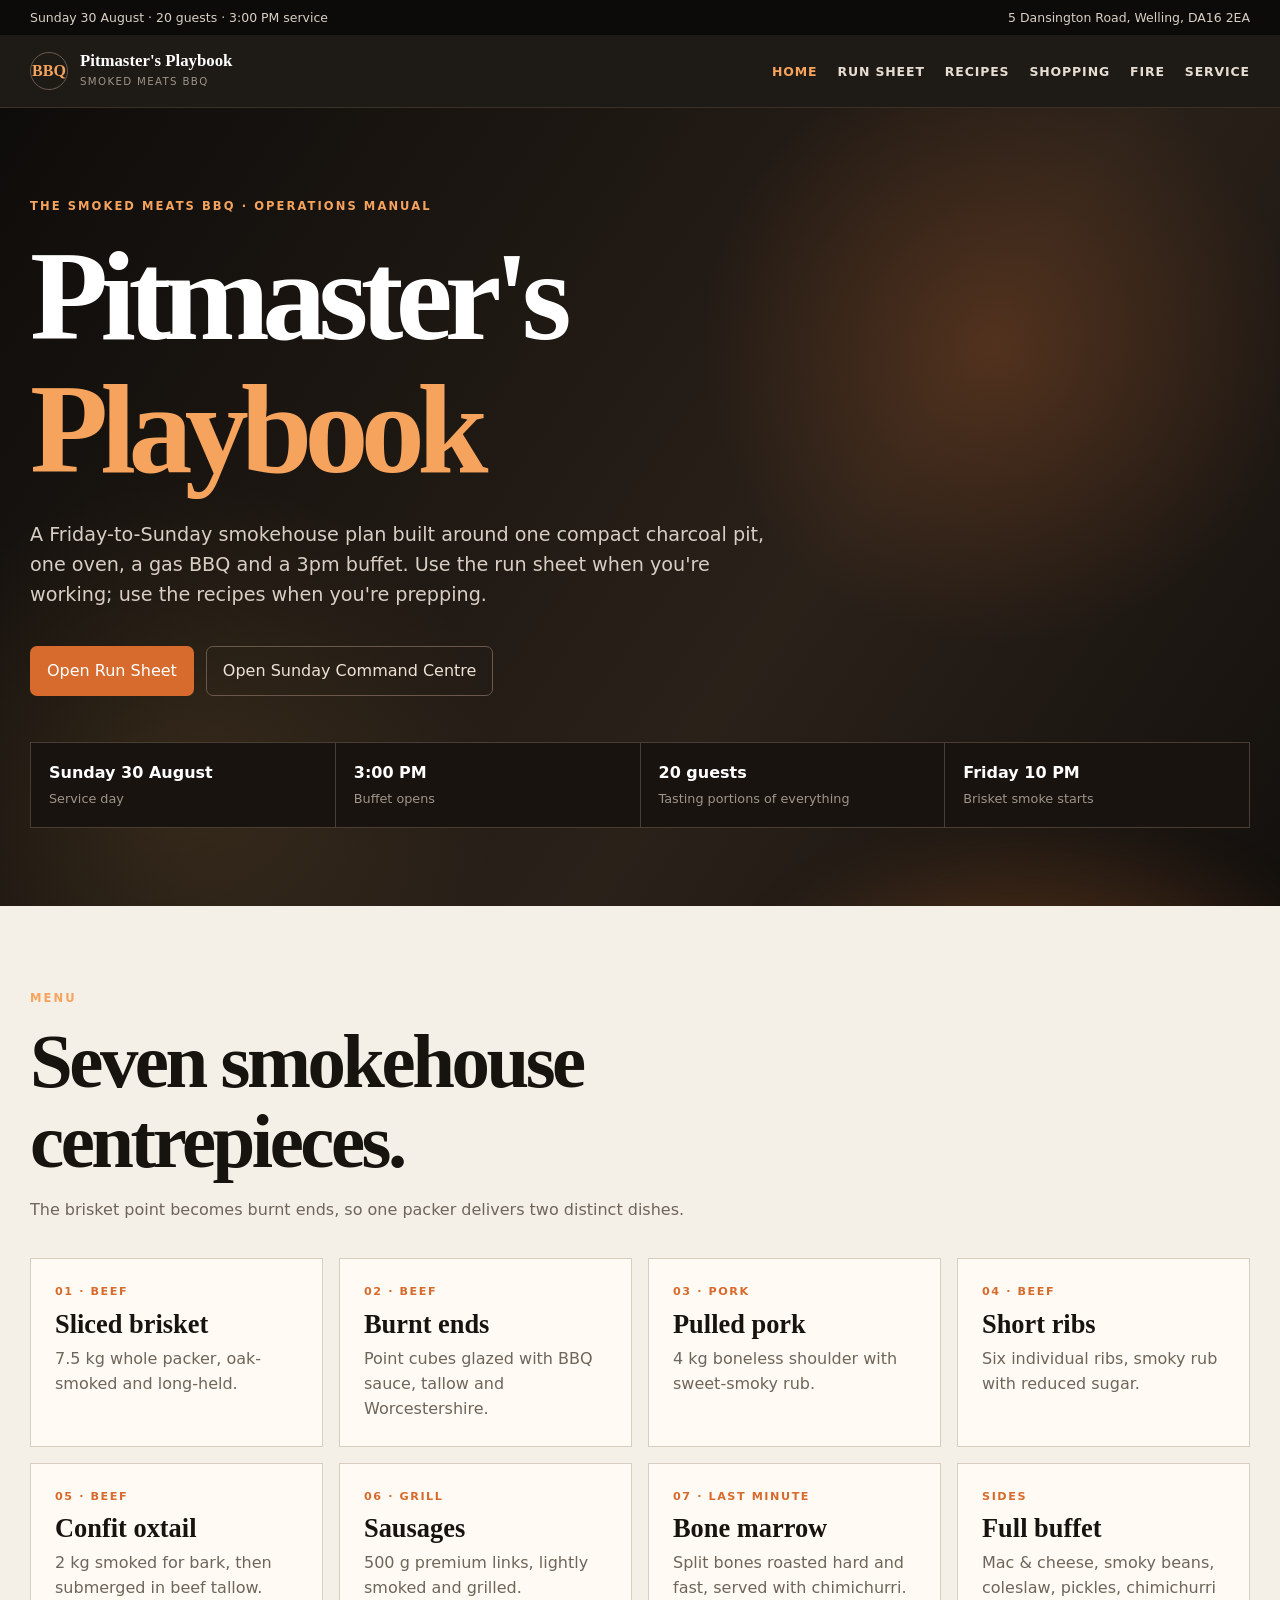
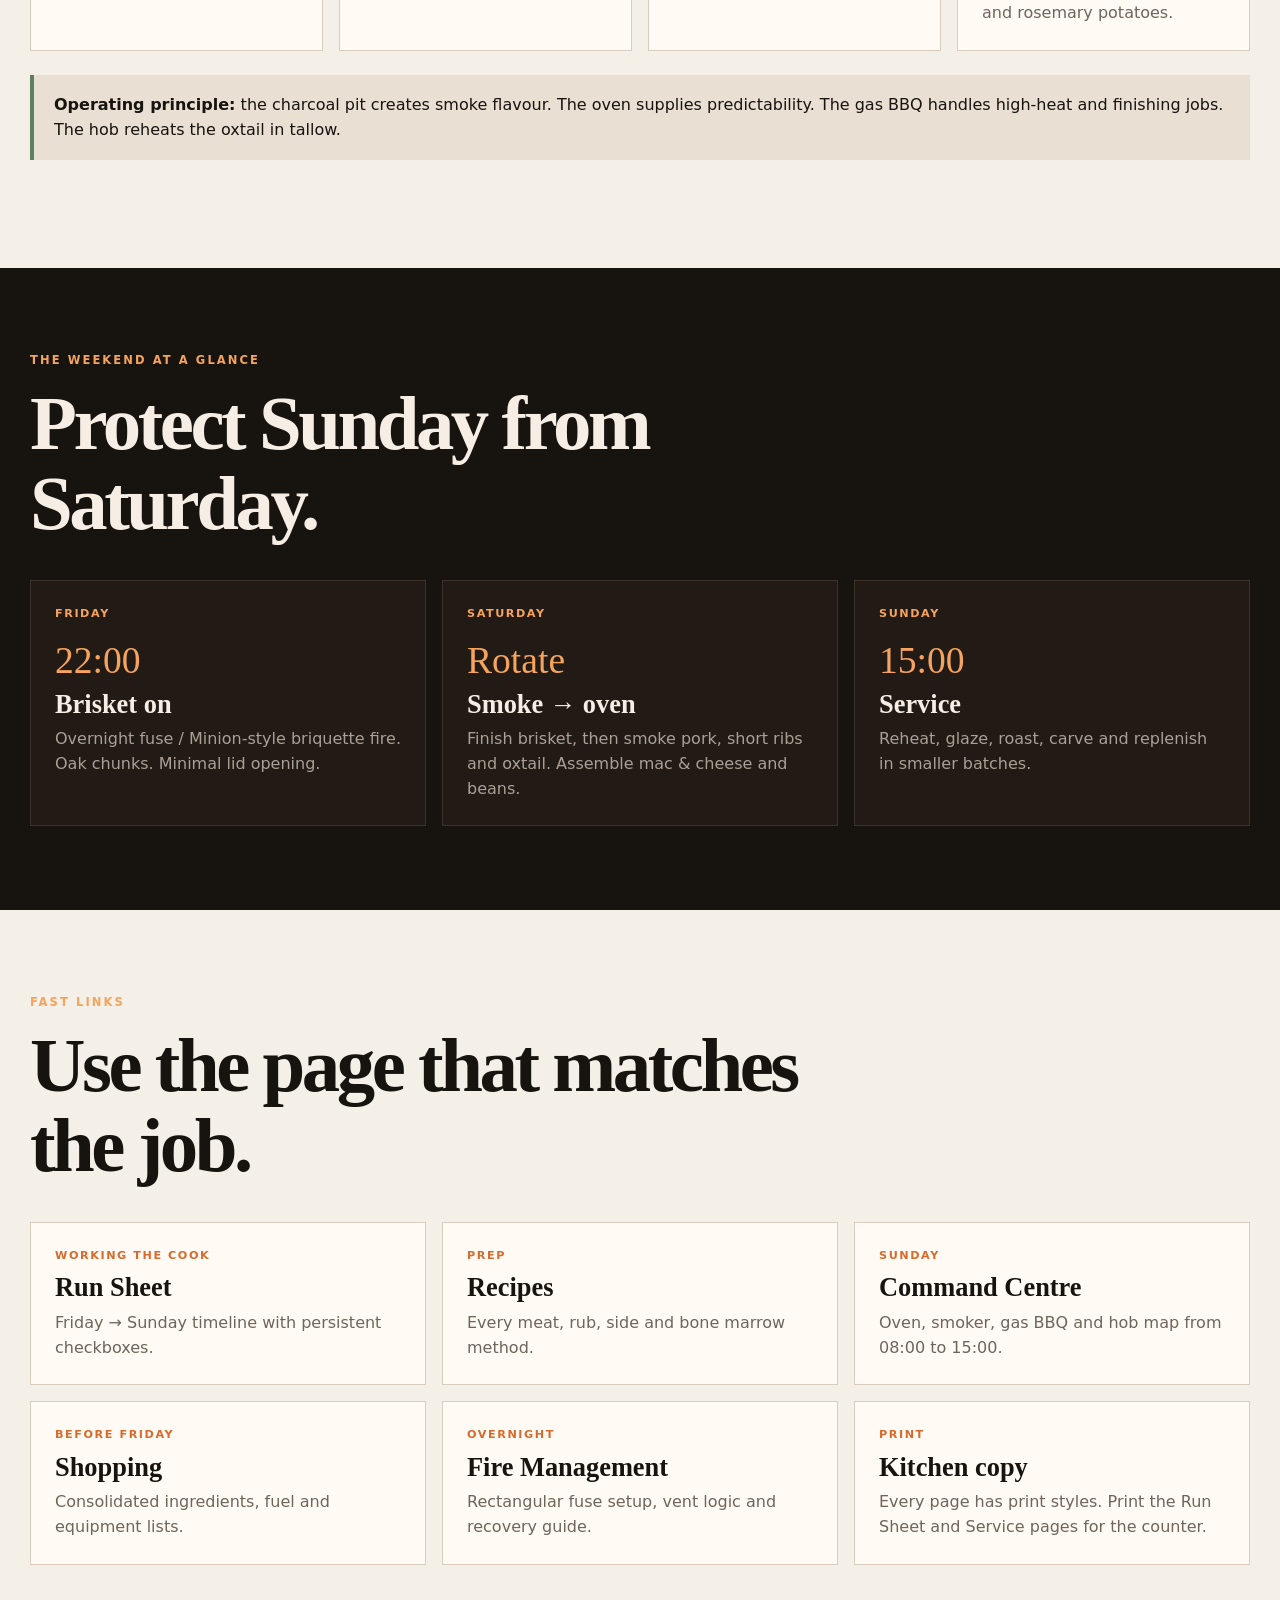
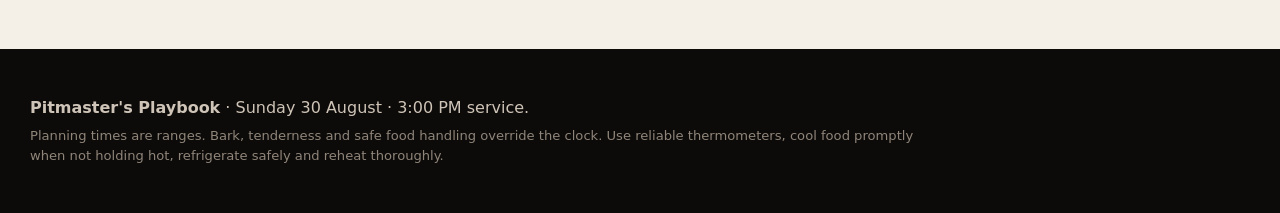
<file: index.html>
<!doctype html><html lang="en"><head><meta charset="utf-8"><meta name="viewport" content="width=device-width,initial-scale=1">
<title>Pitmaster's Playbook</title><meta name="description" content="A professional BBQ operations manual for a 20-person smoked meats event."><link rel="stylesheet" href="styles.css"></head><body>

<div class="topbar"><div class="wrap"><span>Sunday 30 August · 20 guests · 3:00 PM service</span><span>5 Dansington Road, Welling, DA16 2EA</span></div></div>
<header class="site-header"><div class="wrap header-inner">
<a class="brand" href="index.html"><span class="brand-mark">BBQ</span><span><strong>Pitmaster's Playbook</strong><small>SMOKED MEATS BBQ</small></span></a>
<nav class="nav"><a class="active" href="index.html">Home</a><a class="" href="run-sheet.html">Run Sheet</a><a class="" href="recipes.html">Recipes</a><a class="" href="shopping.html">Shopping</a><a class="" href="fire.html">Fire</a><a class="" href="service.html">Service</a></nav>
</div></header>

<section class="hero"><div class="wrap hero-inner">
<p class="eyebrow">THE SMOKED MEATS BBQ · OPERATIONS MANUAL</p>
<h1>Pitmaster's <span>Playbook</span></h1>
<p class="lede">A Friday-to-Sunday smokehouse plan built around one compact charcoal pit, one oven, a gas BBQ and a 3pm buffet. Use the run sheet when you're working; use the recipes when you're prepping.</p>
<div class="hero-actions"><a class="btn btn-primary" href="run-sheet.html">Open Run Sheet</a><a class="btn btn-secondary" href="service.html">Open Sunday Command Centre</a></div>
<div class="event-strip"><div><strong>Sunday 30 August</strong><span>Service day</span></div><div><strong>3:00 PM</strong><span>Buffet opens</span></div><div><strong>20 guests</strong><span>Tasting portions of everything</span></div><div><strong>Friday 10 PM</strong><span>Brisket smoke starts</span></div></div>
</div></section>

<section class="section"><div class="wrap">
<div class="section-head"><p class="eyebrow">MENU</p><h2>Seven smokehouse centrepieces.</h2><p>The brisket point becomes burnt ends, so one packer delivers two distinct dishes.</p></div>
<div class="grid grid-4">
<div class="card"><div class="kicker">01 · Beef</div><h3>Sliced brisket</h3><p>7.5 kg whole packer, oak-smoked and long-held.</p></div>
<div class="card"><div class="kicker">02 · Beef</div><h3>Burnt ends</h3><p>Point cubes glazed with BBQ sauce, tallow and Worcestershire.</p></div>
<div class="card"><div class="kicker">03 · Pork</div><h3>Pulled pork</h3><p>4 kg boneless shoulder with sweet-smoky rub.</p></div>
<div class="card"><div class="kicker">04 · Beef</div><h3>Short ribs</h3><p>Six individual ribs, smoky rub with reduced sugar.</p></div>
<div class="card"><div class="kicker">05 · Beef</div><h3>Confit oxtail</h3><p>2 kg smoked for bark, then submerged in beef tallow.</p></div>
<div class="card"><div class="kicker">06 · Grill</div><h3>Sausages</h3><p>500 g premium links, lightly smoked and grilled.</p></div>
<div class="card"><div class="kicker">07 · Last minute</div><h3>Bone marrow</h3><p>Split bones roasted hard and fast, served with chimichurri.</p></div>
<div class="card"><div class="kicker">Sides</div><h3>Full buffet</h3><p>Mac & cheese, smoky beans, coleslaw, pickles, chimichurri and rosemary potatoes.</p></div>
</div>
<div class="callout good"><strong>Operating principle:</strong> the charcoal pit creates smoke flavour. The oven supplies predictability. The gas BBQ handles high-heat and finishing jobs. The hob reheats the oxtail in tallow.</div>
</div></section>

<section class="section dark"><div class="wrap">
<div class="section-head"><p class="eyebrow">THE WEEKEND AT A GLANCE</p><h2>Protect Sunday from Saturday.</h2></div>
<div class="grid grid-3">
<div class="card"><div class="kicker">Friday</div><div class="stat">22:00</div><h3>Brisket on</h3><p>Overnight fuse / Minion-style briquette fire. Oak chunks. Minimal lid opening.</p></div>
<div class="card"><div class="kicker">Saturday</div><div class="stat">Rotate</div><h3>Smoke → oven</h3><p>Finish brisket, then smoke pork, short ribs and oxtail. Assemble mac & cheese and beans.</p></div>
<div class="card"><div class="kicker">Sunday</div><div class="stat">15:00</div><h3>Service</h3><p>Reheat, glaze, roast, carve and replenish in smaller batches.</p></div>
</div>
</div></section>

<section class="section"><div class="wrap">
<div class="section-head"><p class="eyebrow">FAST LINKS</p><h2>Use the page that matches the job.</h2></div>
<div class="grid grid-3">
<a class="card" href="run-sheet.html" style="text-decoration:none"><div class="kicker">Working the cook</div><h3>Run Sheet</h3><p>Friday → Sunday timeline with persistent checkboxes.</p></a>
<a class="card" href="recipes.html" style="text-decoration:none"><div class="kicker">Prep</div><h3>Recipes</h3><p>Every meat, rub, side and bone marrow method.</p></a>
<a class="card" href="service.html" style="text-decoration:none"><div class="kicker">Sunday</div><h3>Command Centre</h3><p>Oven, smoker, gas BBQ and hob map from 08:00 to 15:00.</p></a>
<a class="card" href="shopping.html" style="text-decoration:none"><div class="kicker">Before Friday</div><h3>Shopping</h3><p>Consolidated ingredients, fuel and equipment lists.</p></a>
<a class="card" href="fire.html" style="text-decoration:none"><div class="kicker">Overnight</div><h3>Fire Management</h3><p>Rectangular fuse setup, vent logic and recovery guide.</p></a>
<div class="card"><div class="kicker">Print</div><h3>Kitchen copy</h3><p>Every page has print styles. Print the Run Sheet and Service pages for the counter.</p></div>
</div>
</div></section>

<footer><div class="wrap"><p><strong>Pitmaster's Playbook</strong> · Sunday 30 August · 3:00 PM service.</p>
<p class="small">Planning times are ranges. Bark, tenderness and safe food handling override the clock. Use reliable thermometers, cool food promptly when not holding hot, refrigerate safely and reheat thoroughly.</p></div></footer>
<script src="app.js"></script>
</body></html>
</file>
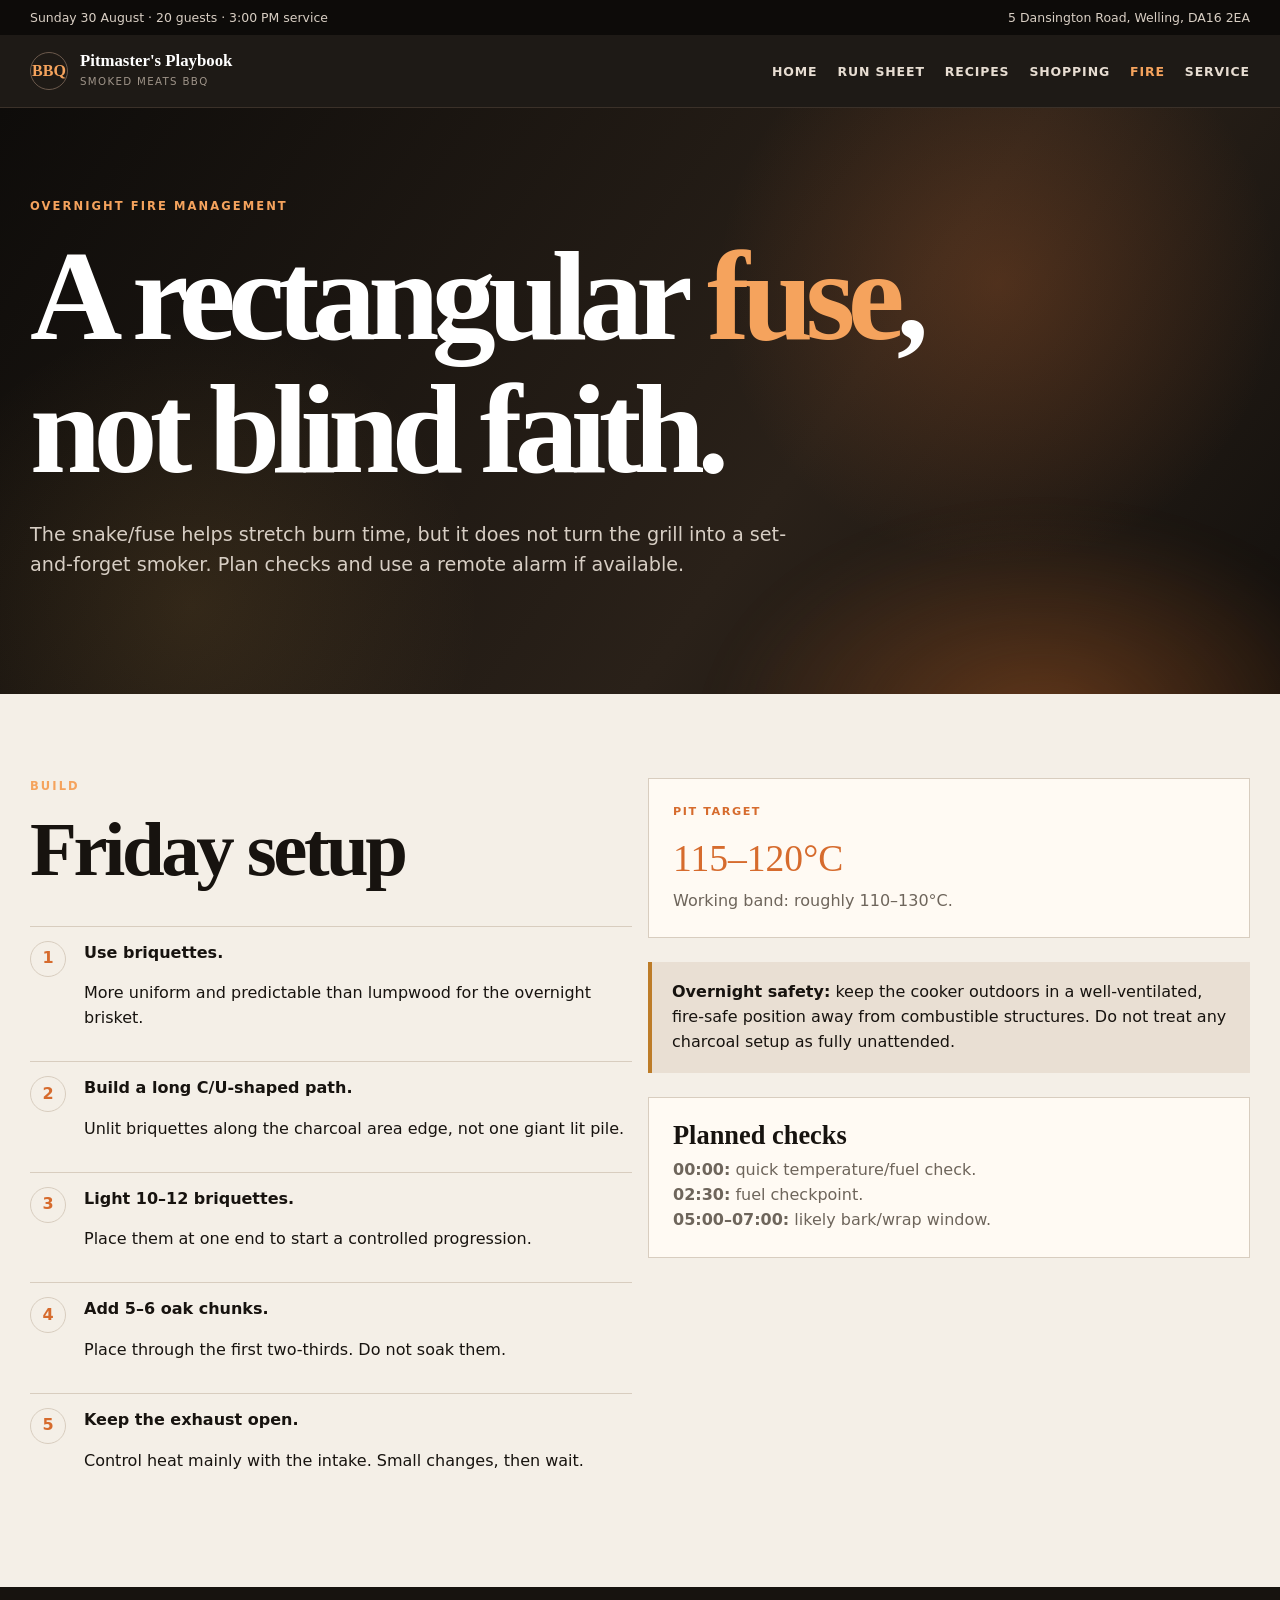
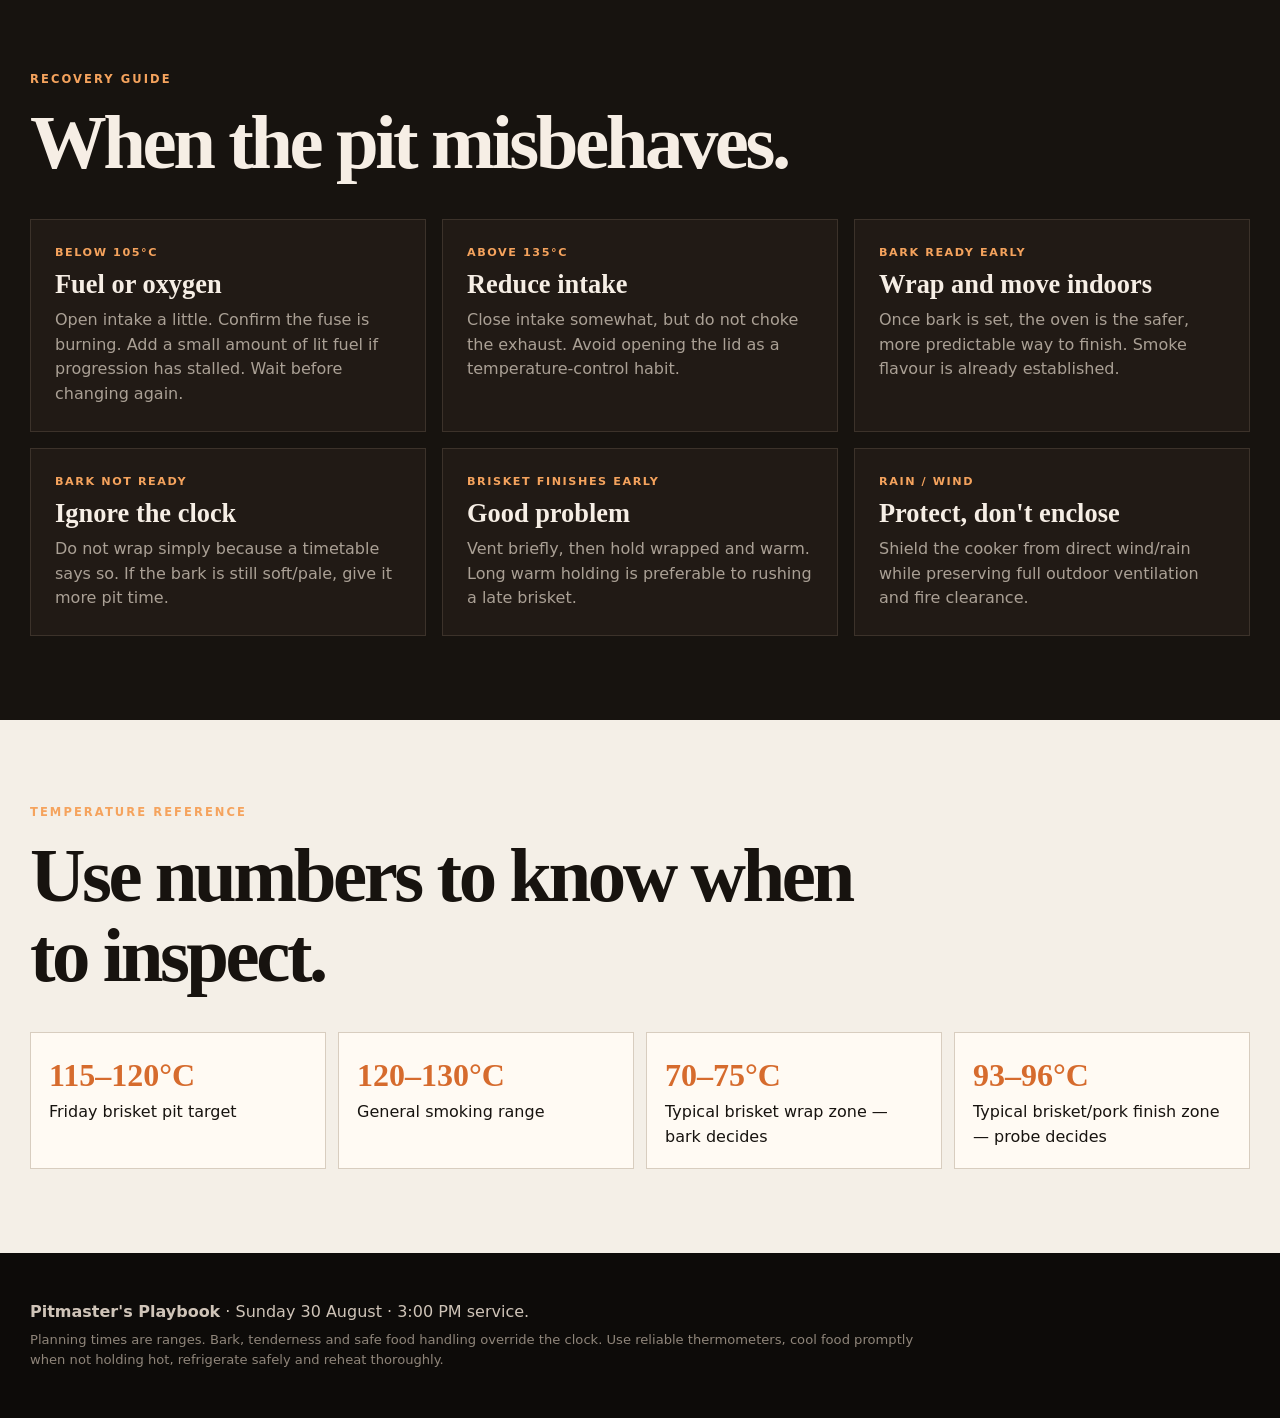
<file: fire.html>
<!doctype html><html lang="en"><head><meta charset="utf-8"><meta name="viewport" content="width=device-width,initial-scale=1">
<title>Fire Management · Pitmaster's Playbook</title><link rel="stylesheet" href="styles.css"></head><body>
<div class="topbar"><div class="wrap"><span>Sunday 30 August · 20 guests · 3:00 PM service</span><span>5 Dansington Road, Welling, DA16 2EA</span></div></div>
<header class="site-header"><div class="wrap header-inner">
<a class="brand" href="index.html"><span class="brand-mark">BBQ</span><span><strong>Pitmaster's Playbook</strong><small>SMOKED MEATS BBQ</small></span></a>
<nav class="nav"><a class="" href="index.html">Home</a><a class="" href="run-sheet.html">Run Sheet</a><a class="" href="recipes.html">Recipes</a><a class="" href="shopping.html">Shopping</a><a class="active" href="fire.html">Fire</a><a class="" href="service.html">Service</a></nav>
</div></header>

<section class="hero"><div class="wrap hero-inner"><p class="eyebrow">OVERNIGHT FIRE MANAGEMENT</p><h1>A rectangular <span>fuse</span>, not blind faith.</h1><p class="lede">The snake/fuse helps stretch burn time, but it does not turn the grill into a set-and-forget smoker. Plan checks and use a remote alarm if available.</p></div></section>
<section class="section"><div class="wrap">
<div class="grid grid-2">
<div><div class="section-head"><p class="eyebrow">BUILD</p><h2>Friday setup</h2></div>
<ol class="next-actions"><li><div><strong>Use briquettes.</strong><p>More uniform and predictable than lumpwood for the overnight brisket.</p></div></li><li><div><strong>Build a long C/U-shaped path.</strong><p>Unlit briquettes along the charcoal area edge, not one giant lit pile.</p></div></li><li><div><strong>Light 10–12 briquettes.</strong><p>Place them at one end to start a controlled progression.</p></div></li><li><div><strong>Add 5–6 oak chunks.</strong><p>Place through the first two-thirds. Do not soak them.</p></div></li><li><div><strong>Keep the exhaust open.</strong><p>Control heat mainly with the intake. Small changes, then wait.</p></div></li></ol></div>
<div><div class="card"><div class="kicker">Pit target</div><div class="stat">115–120°C</div><p>Working band: roughly 110–130°C.</p></div>
<div class="callout warning"><strong>Overnight safety:</strong> keep the cooker outdoors in a well-ventilated, fire-safe position away from combustible structures. Do not treat any charcoal setup as fully unattended.</div>
<div class="card"><h3>Planned checks</h3><p><strong>00:00:</strong> quick temperature/fuel check.<br><strong>02:30:</strong> fuel checkpoint.<br><strong>05:00–07:00:</strong> likely bark/wrap window.</p></div></div></div>
</div></section>

<section class="section dark"><div class="wrap"><div class="section-head"><p class="eyebrow">RECOVERY GUIDE</p><h2>When the pit misbehaves.</h2></div>
<div class="grid grid-3">
<div class="card"><div class="kicker">Below 105°C</div><h3>Fuel or oxygen</h3><p>Open intake a little. Confirm the fuse is burning. Add a small amount of lit fuel if progression has stalled. Wait before changing again.</p></div>
<div class="card"><div class="kicker">Above 135°C</div><h3>Reduce intake</h3><p>Close intake somewhat, but do not choke the exhaust. Avoid opening the lid as a temperature-control habit.</p></div>
<div class="card"><div class="kicker">Bark ready early</div><h3>Wrap and move indoors</h3><p>Once bark is set, the oven is the safer, more predictable way to finish. Smoke flavour is already established.</p></div>
<div class="card"><div class="kicker">Bark not ready</div><h3>Ignore the clock</h3><p>Do not wrap simply because a timetable says so. If the bark is still soft/pale, give it more pit time.</p></div>
<div class="card"><div class="kicker">Brisket finishes early</div><h3>Good problem</h3><p>Vent briefly, then hold wrapped and warm. Long warm holding is preferable to rushing a late brisket.</p></div>
<div class="card"><div class="kicker">Rain / wind</div><h3>Protect, don't enclose</h3><p>Shield the cooker from direct wind/rain while preserving full outdoor ventilation and fire clearance.</p></div>
</div></div></section>

<section class="section"><div class="wrap"><div class="section-head"><p class="eyebrow">TEMPERATURE REFERENCE</p><h2>Use numbers to know when to inspect.</h2></div>
<div class="temp-list">
<div class="temp-box"><strong>115–120°C</strong><span>Friday brisket pit target</span></div>
<div class="temp-box"><strong>120–130°C</strong><span>General smoking range</span></div>
<div class="temp-box"><strong>70–75°C</strong><span>Typical brisket wrap zone — bark decides</span></div>
<div class="temp-box"><strong>93–96°C</strong><span>Typical brisket/pork finish zone — probe decides</span></div>
</div></div></section>
<footer><div class="wrap"><p><strong>Pitmaster's Playbook</strong> · Sunday 30 August · 3:00 PM service.</p>
<p class="small">Planning times are ranges. Bark, tenderness and safe food handling override the clock. Use reliable thermometers, cool food promptly when not holding hot, refrigerate safely and reheat thoroughly.</p></div></footer>
<script src="app.js"></script>
</body></html>
</file>
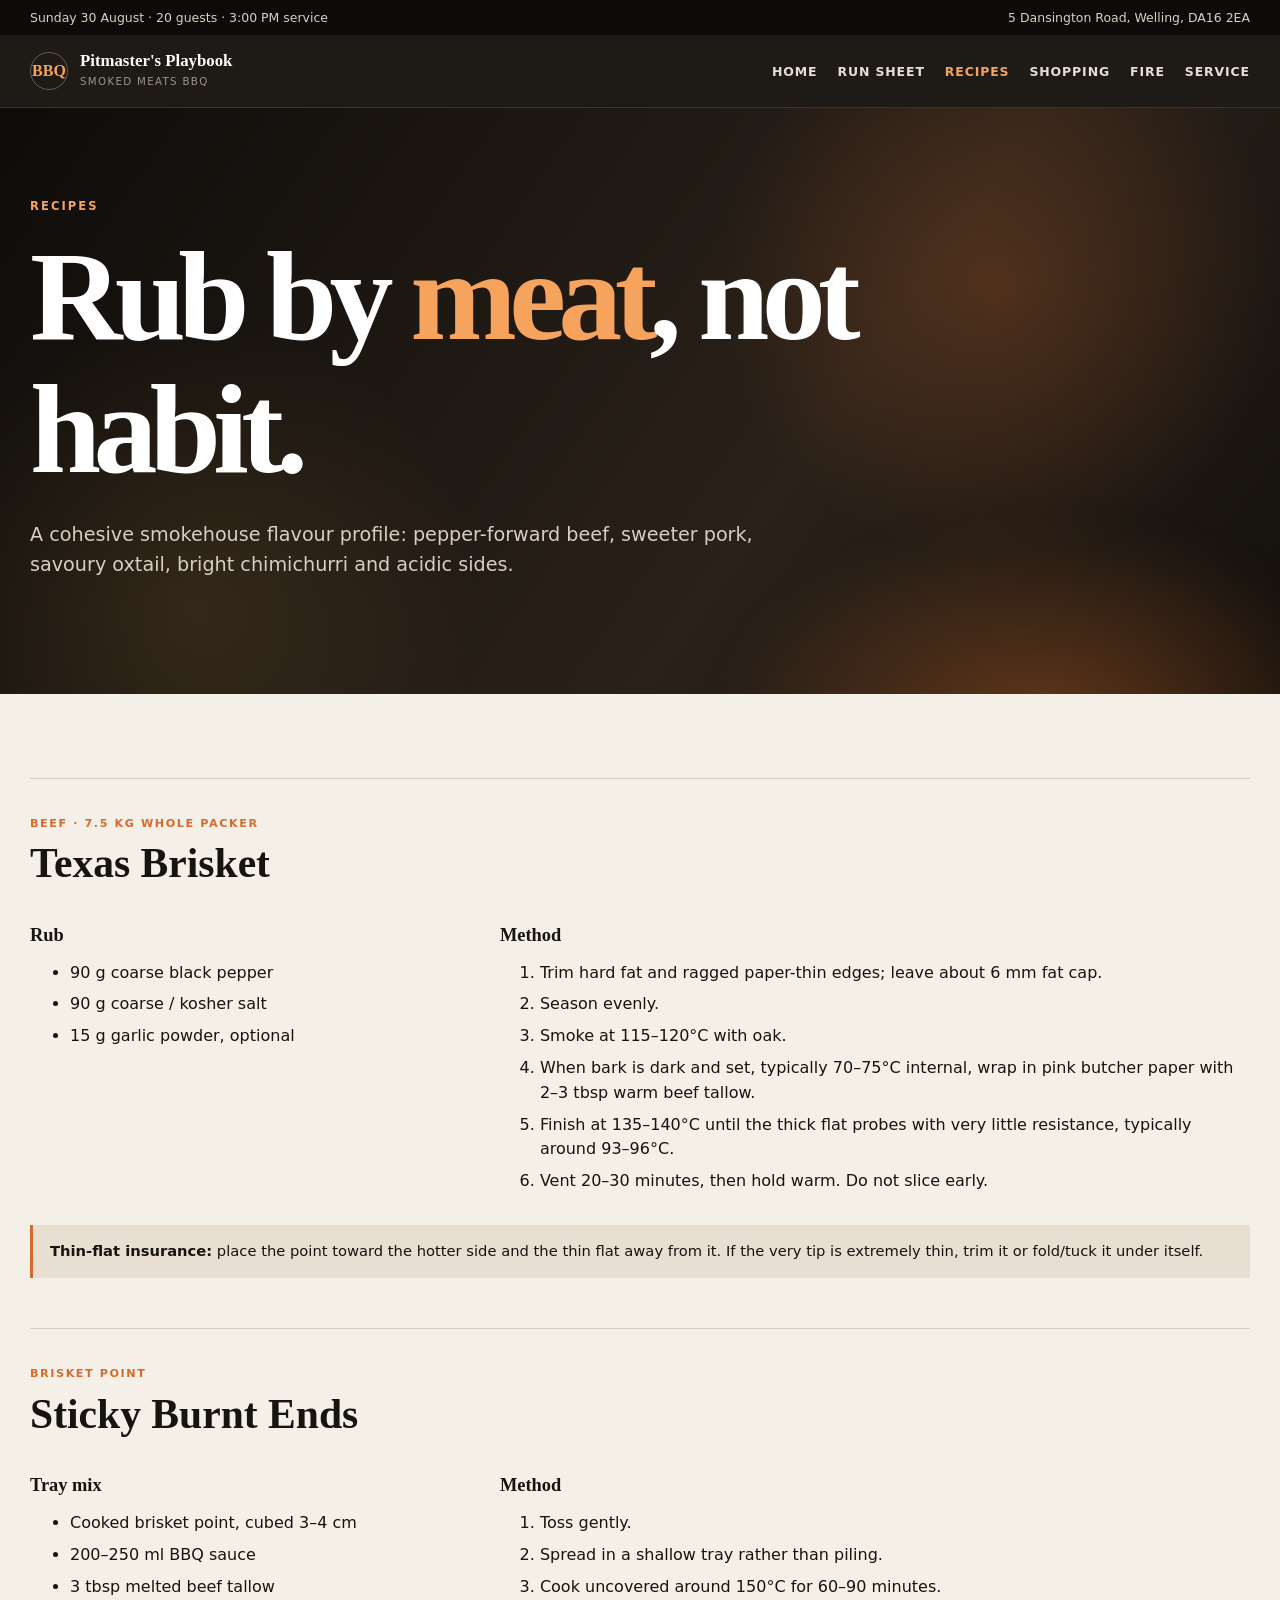
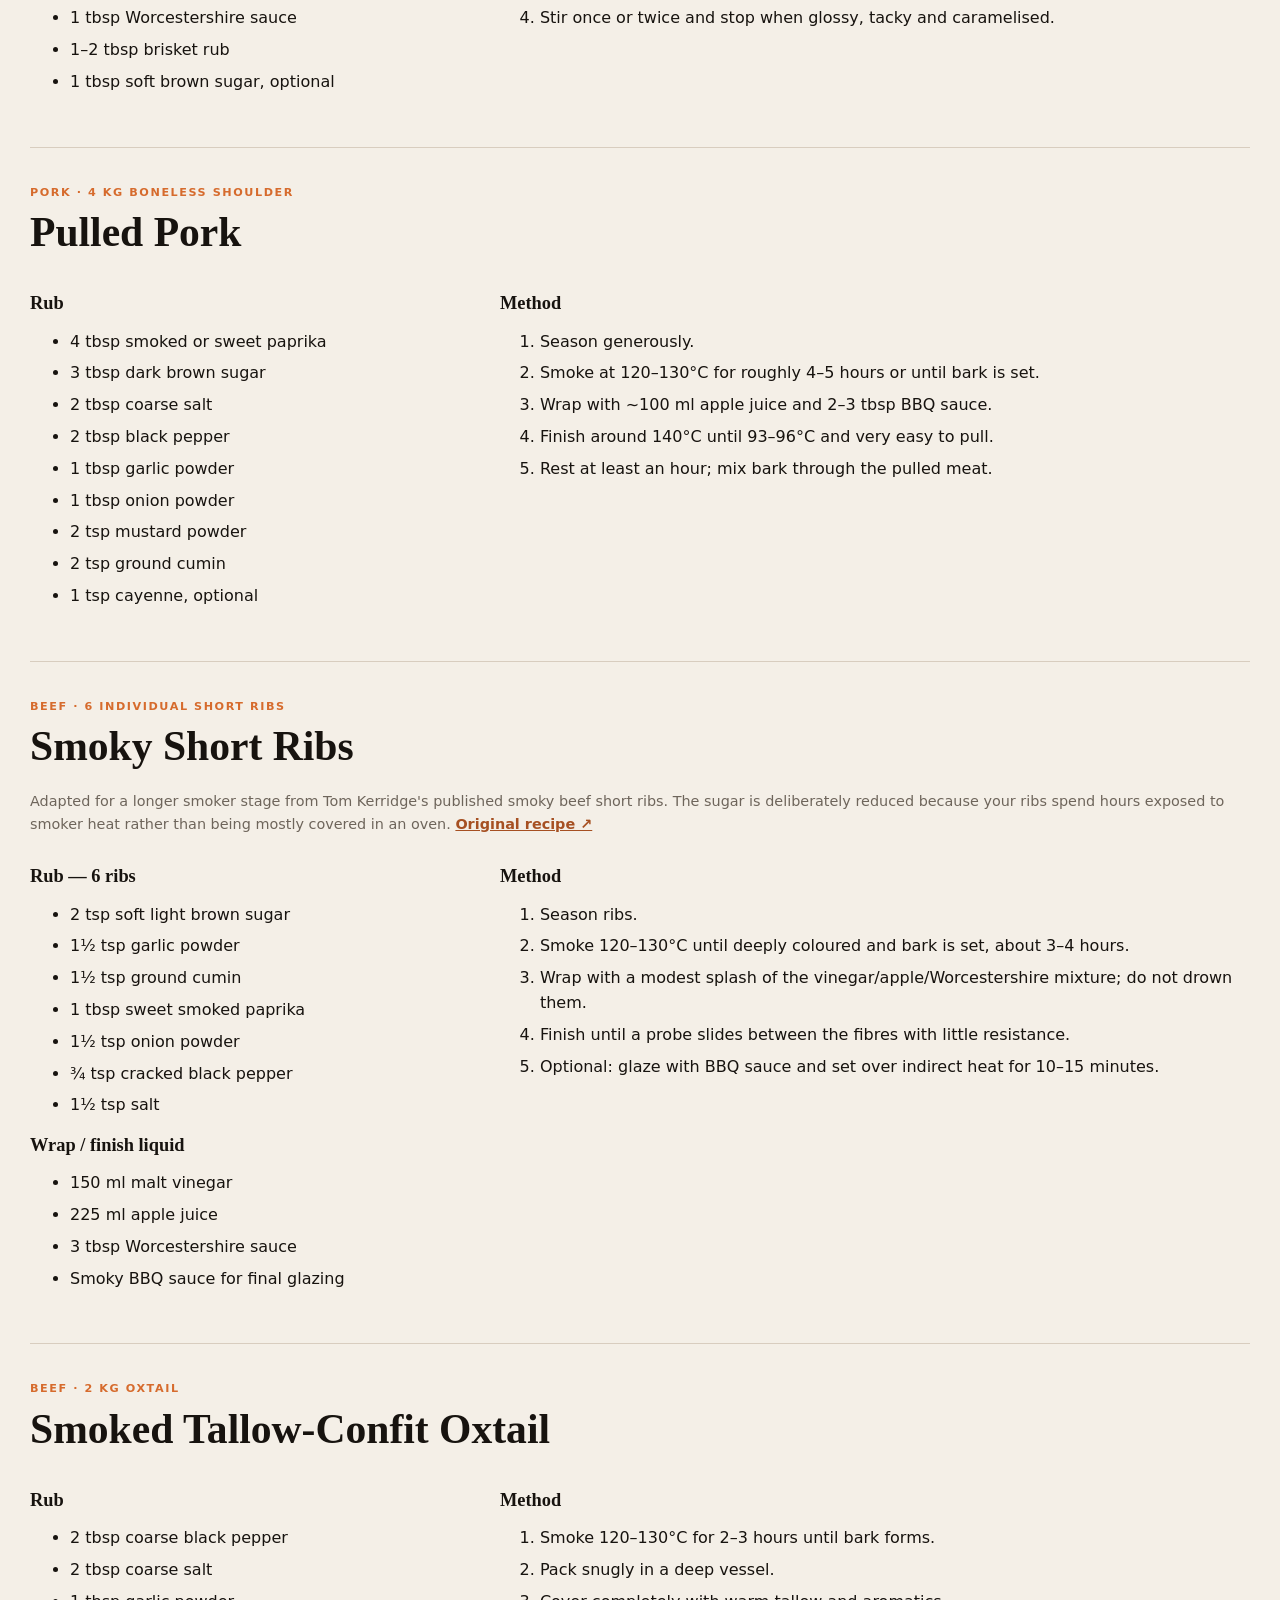
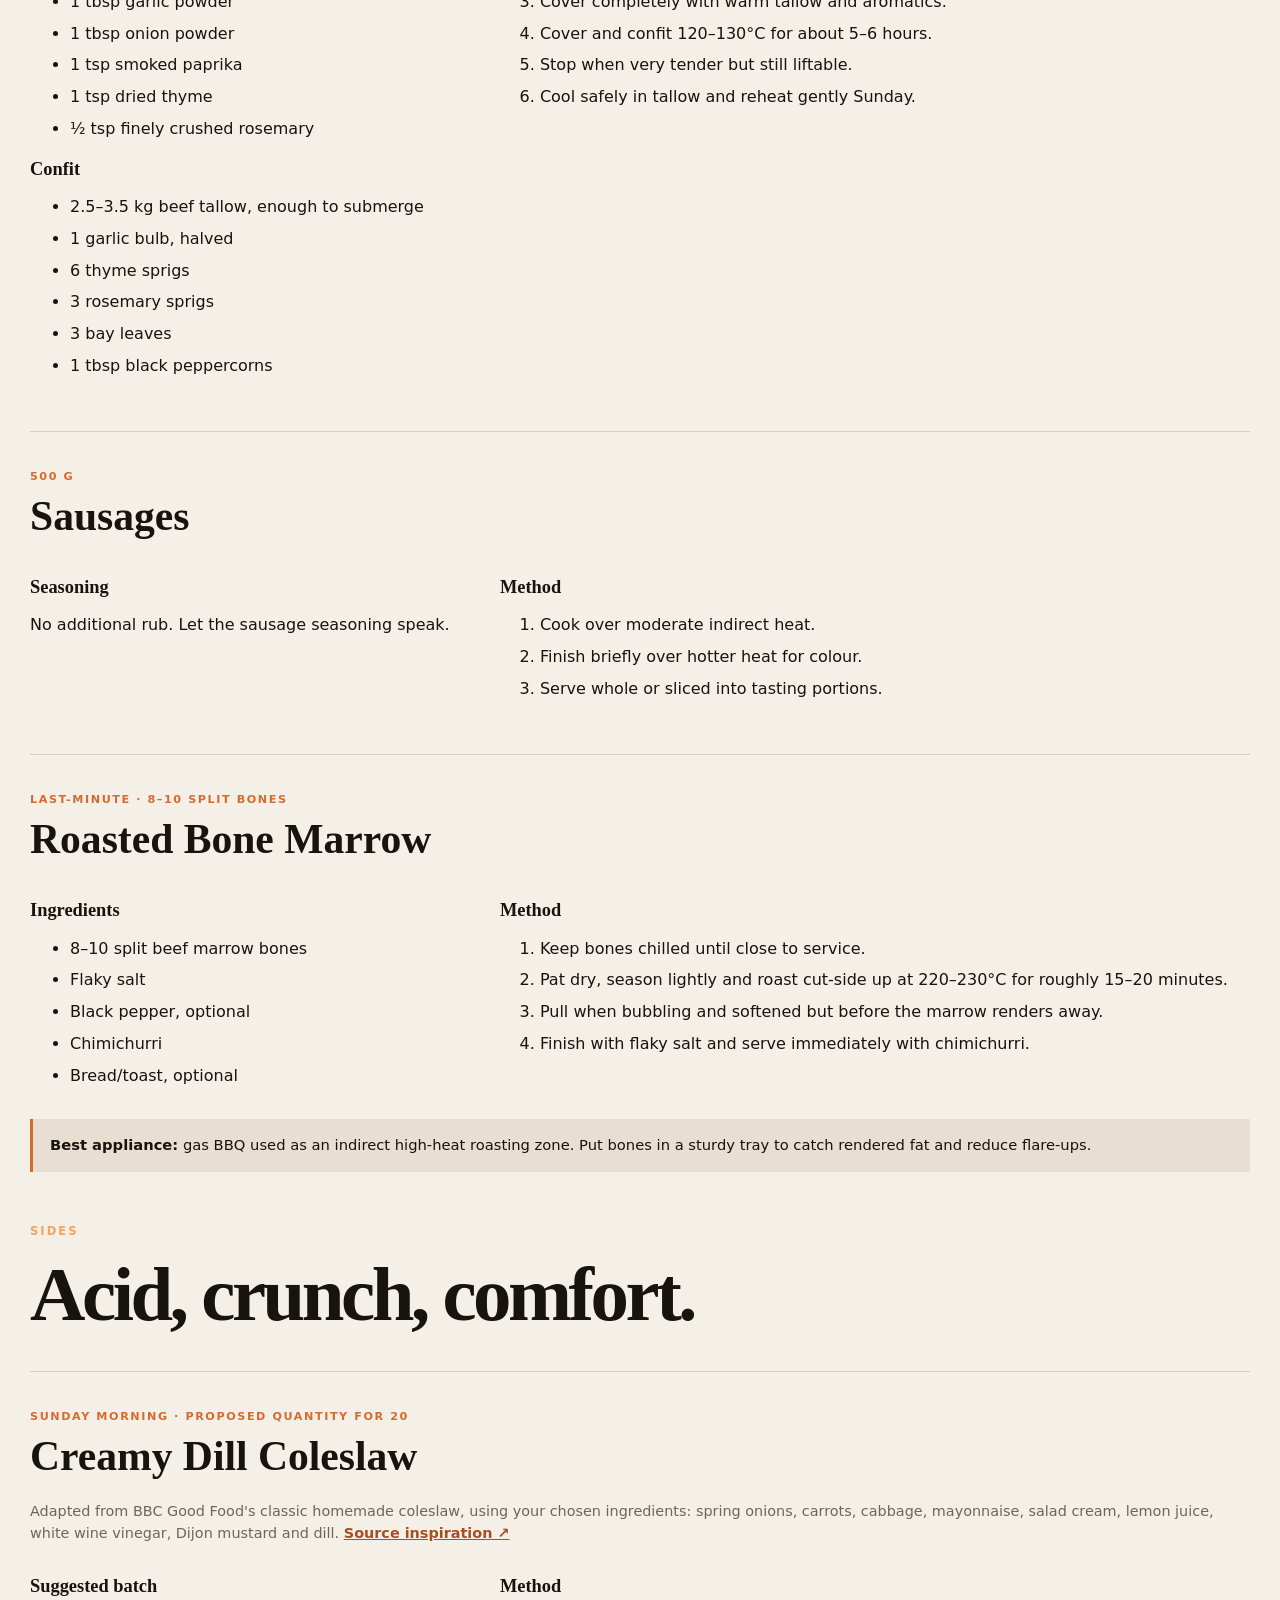
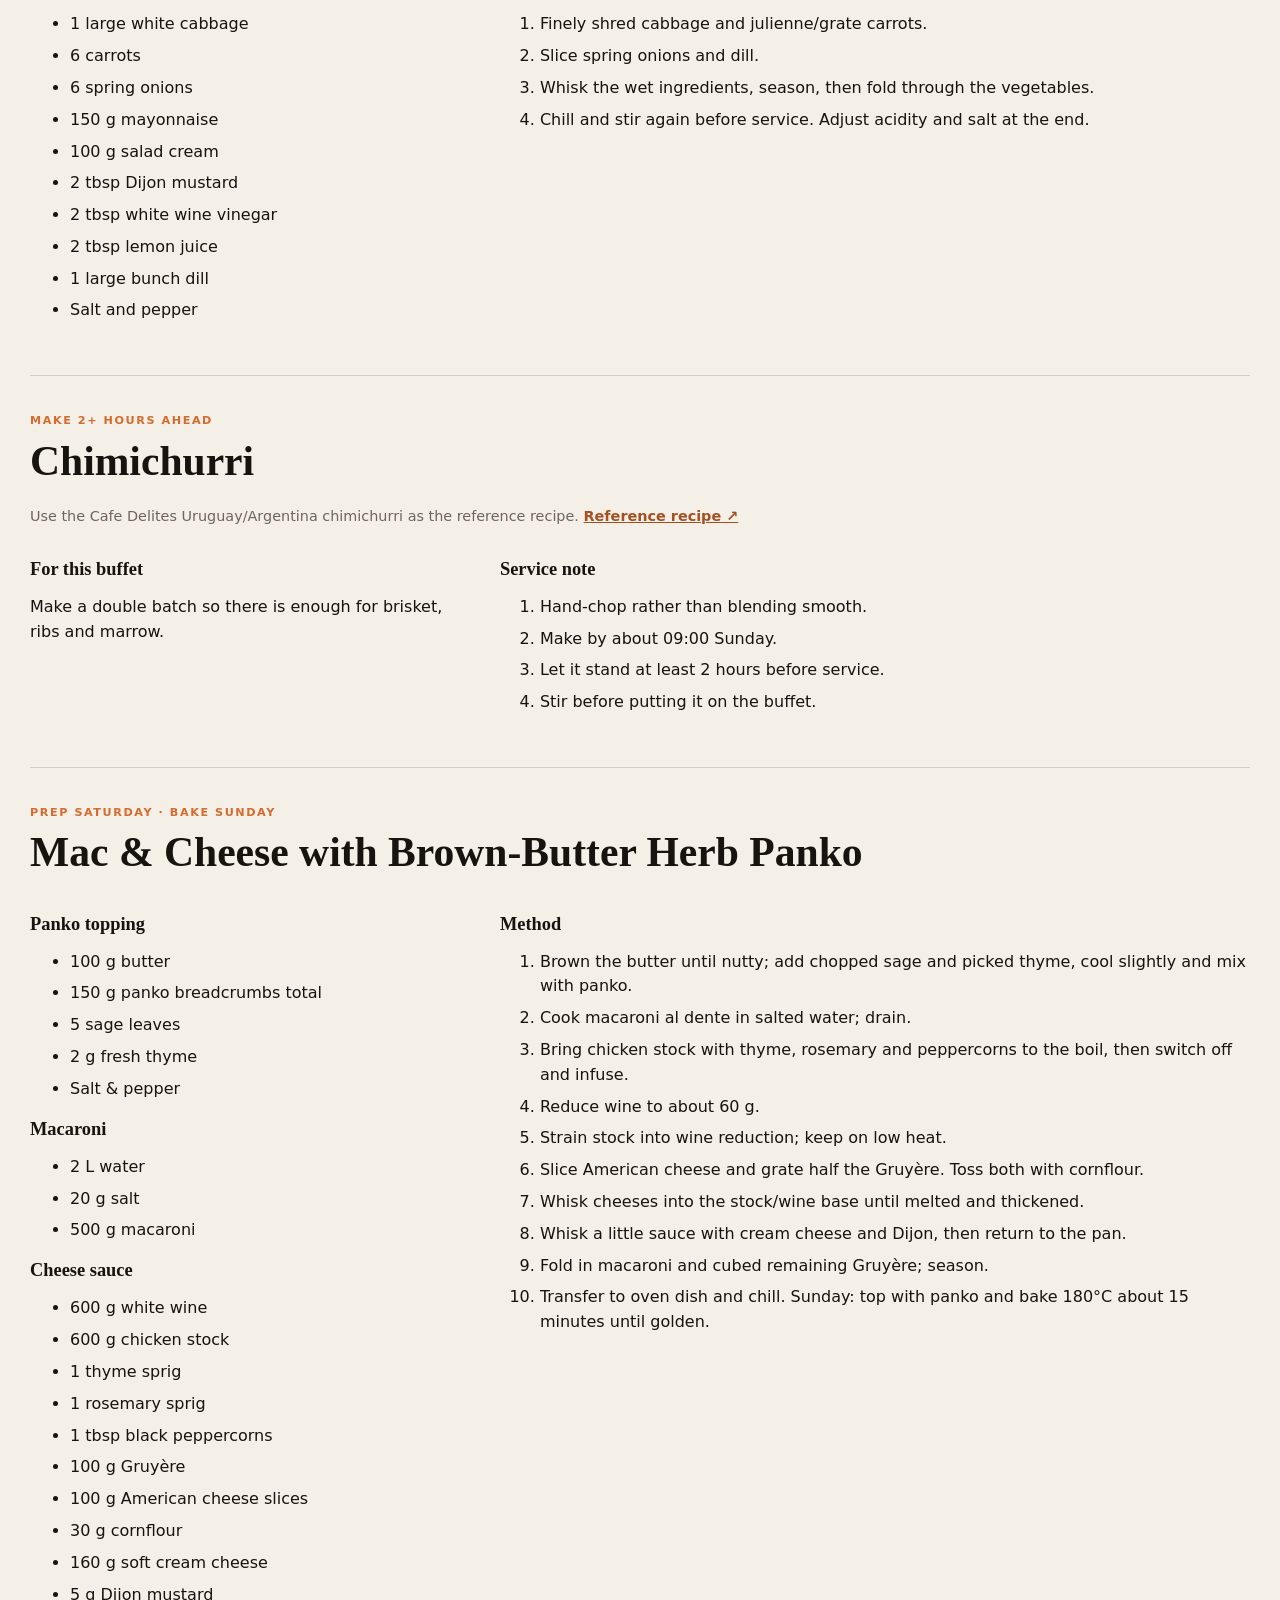
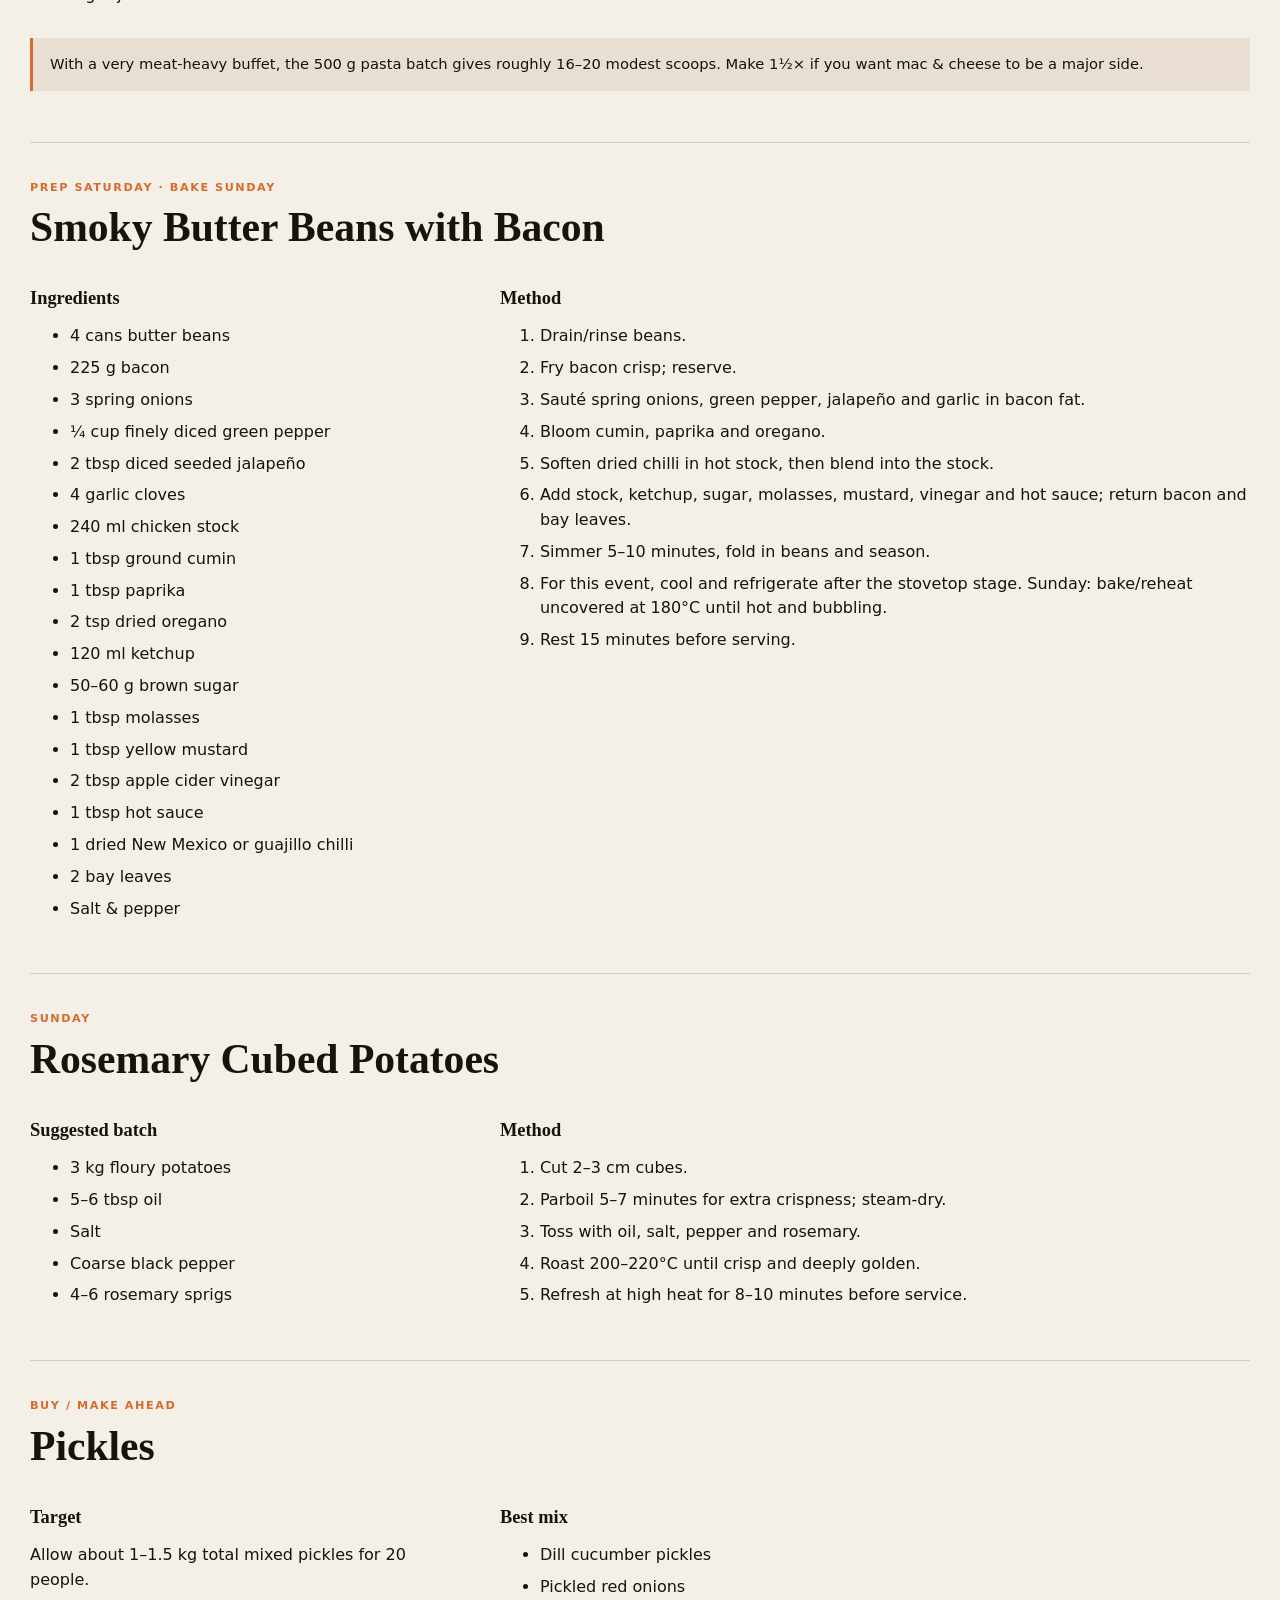
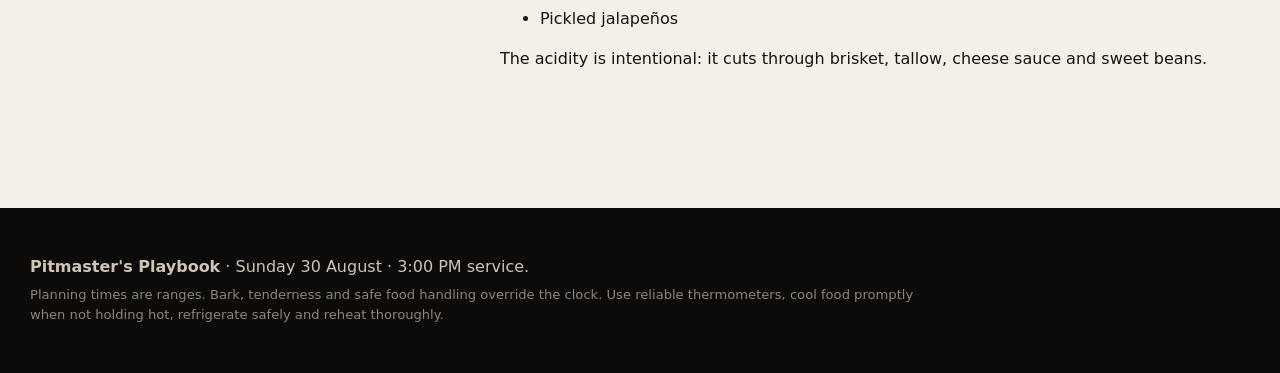
<file: recipes.html>
<!doctype html><html lang="en"><head><meta charset="utf-8"><meta name="viewport" content="width=device-width,initial-scale=1">
<title>Recipes · Pitmaster's Playbook</title><link rel="stylesheet" href="styles.css"></head><body>
<div class="topbar"><div class="wrap"><span>Sunday 30 August · 20 guests · 3:00 PM service</span><span>5 Dansington Road, Welling, DA16 2EA</span></div></div>
<header class="site-header"><div class="wrap header-inner">
<a class="brand" href="index.html"><span class="brand-mark">BBQ</span><span><strong>Pitmaster's Playbook</strong><small>SMOKED MEATS BBQ</small></span></a>
<nav class="nav"><a class="" href="index.html">Home</a><a class="" href="run-sheet.html">Run Sheet</a><a class="active" href="recipes.html">Recipes</a><a class="" href="shopping.html">Shopping</a><a class="" href="fire.html">Fire</a><a class="" href="service.html">Service</a></nav>
</div></header>

<section class="hero"><div class="wrap hero-inner"><p class="eyebrow">RECIPES</p><h1>Rub by <span>meat</span>, not habit.</h1><p class="lede">A cohesive smokehouse flavour profile: pepper-forward beef, sweeter pork, savoury oxtail, bright chimichurri and acidic sides.</p></div></section>
<section class="section"><div class="wrap">

<article class="recipe"><div class="kicker">BEEF · 7.5 KG WHOLE PACKER</div><h3>Texas Brisket</h3><div class="recipe-grid">
<div><h4>Rub</h4><ul><li>90 g coarse black pepper</li><li>90 g coarse / kosher salt</li><li>15 g garlic powder, optional</li></ul></div>
<div><h4>Method</h4><ol><li>Trim hard fat and ragged paper-thin edges; leave about 6 mm fat cap.</li><li>Season evenly.</li><li>Smoke at 115–120°C with oak.</li><li>When bark is dark and set, typically 70–75°C internal, wrap in pink butcher paper with 2–3 tbsp warm beef tallow.</li><li>Finish at 135–140°C until the thick flat probes with very little resistance, typically around 93–96°C.</li><li>Vent 20–30 minutes, then hold warm. Do not slice early.</li></ol></div></div>
<p class="note"><strong>Thin-flat insurance:</strong> place the point toward the hotter side and the thin flat away from it. If the very tip is extremely thin, trim it or fold/tuck it under itself.</p></article>

<article class="recipe"><div class="kicker">BRISKET POINT</div><h3>Sticky Burnt Ends</h3><div class="recipe-grid">
<div><h4>Tray mix</h4><ul><li>Cooked brisket point, cubed 3–4 cm</li><li>200–250 ml BBQ sauce</li><li>3 tbsp melted beef tallow</li><li>1 tbsp Worcestershire sauce</li><li>1–2 tbsp brisket rub</li><li>1 tbsp soft brown sugar, optional</li></ul></div>
<div><h4>Method</h4><ol><li>Toss gently.</li><li>Spread in a shallow tray rather than piling.</li><li>Cook uncovered around 150°C for 60–90 minutes.</li><li>Stir once or twice and stop when glossy, tacky and caramelised.</li></ol></div></div></article>

<article class="recipe"><div class="kicker">PORK · 4 KG BONELESS SHOULDER</div><h3>Pulled Pork</h3><div class="recipe-grid">
<div><h4>Rub</h4><ul><li>4 tbsp smoked or sweet paprika</li><li>3 tbsp dark brown sugar</li><li>2 tbsp coarse salt</li><li>2 tbsp black pepper</li><li>1 tbsp garlic powder</li><li>1 tbsp onion powder</li><li>2 tsp mustard powder</li><li>2 tsp ground cumin</li><li>1 tsp cayenne, optional</li></ul></div>
<div><h4>Method</h4><ol><li>Season generously.</li><li>Smoke at 120–130°C for roughly 4–5 hours or until bark is set.</li><li>Wrap with ~100 ml apple juice and 2–3 tbsp BBQ sauce.</li><li>Finish around 140°C until 93–96°C and very easy to pull.</li><li>Rest at least an hour; mix bark through the pulled meat.</li></ol></div></div></article>

<article class="recipe"><div class="kicker">BEEF · 6 INDIVIDUAL SHORT RIBS</div><h3>Smoky Short Ribs</h3>
<p class="source">Adapted for a longer smoker stage from Tom Kerridge's published smoky beef short ribs. The sugar is deliberately reduced because your ribs spend hours exposed to smoker heat rather than being mostly covered in an oven. <a href="https://www.southwalesmagazine.co.uk/post/tom-kerridge-s-smoky-beef-short-ribs-recipe" target="_blank" rel="noopener">Original recipe ↗</a></p>
<div class="recipe-grid"><div><h4>Rub — 6 ribs</h4><ul><li>2 tsp soft light brown sugar</li><li>1½ tsp garlic powder</li><li>1½ tsp ground cumin</li><li>1 tbsp sweet smoked paprika</li><li>1½ tsp onion powder</li><li>¾ tsp cracked black pepper</li><li>1½ tsp salt</li></ul>
<h4>Wrap / finish liquid</h4><ul><li>150 ml malt vinegar</li><li>225 ml apple juice</li><li>3 tbsp Worcestershire sauce</li><li>Smoky BBQ sauce for final glazing</li></ul></div>
<div><h4>Method</h4><ol><li>Season ribs.</li><li>Smoke 120–130°C until deeply coloured and bark is set, about 3–4 hours.</li><li>Wrap with a modest splash of the vinegar/apple/Worcestershire mixture; do not drown them.</li><li>Finish until a probe slides between the fibres with little resistance.</li><li>Optional: glaze with BBQ sauce and set over indirect heat for 10–15 minutes.</li></ol></div></div></article>

<article class="recipe"><div class="kicker">BEEF · 2 KG OXTAIL</div><h3>Smoked Tallow-Confit Oxtail</h3><div class="recipe-grid">
<div><h4>Rub</h4><ul><li>2 tbsp coarse black pepper</li><li>2 tbsp coarse salt</li><li>1 tbsp garlic powder</li><li>1 tbsp onion powder</li><li>1 tsp smoked paprika</li><li>1 tsp dried thyme</li><li>½ tsp finely crushed rosemary</li></ul>
<h4>Confit</h4><ul><li>2.5–3.5 kg beef tallow, enough to submerge</li><li>1 garlic bulb, halved</li><li>6 thyme sprigs</li><li>3 rosemary sprigs</li><li>3 bay leaves</li><li>1 tbsp black peppercorns</li></ul></div>
<div><h4>Method</h4><ol><li>Smoke 120–130°C for 2–3 hours until bark forms.</li><li>Pack snugly in a deep vessel.</li><li>Cover completely with warm tallow and aromatics.</li><li>Cover and confit 120–130°C for about 5–6 hours.</li><li>Stop when very tender but still liftable.</li><li>Cool safely in tallow and reheat gently Sunday.</li></ol></div></div></article>

<article class="recipe"><div class="kicker">500 G</div><h3>Sausages</h3><div class="recipe-grid"><div><h4>Seasoning</h4><p>No additional rub. Let the sausage seasoning speak.</p></div><div><h4>Method</h4><ol><li>Cook over moderate indirect heat.</li><li>Finish briefly over hotter heat for colour.</li><li>Serve whole or sliced into tasting portions.</li></ol></div></div></article>

<article class="recipe"><div class="kicker">LAST-MINUTE · 8–10 SPLIT BONES</div><h3>Roasted Bone Marrow</h3><div class="recipe-grid">
<div><h4>Ingredients</h4><ul><li>8–10 split beef marrow bones</li><li>Flaky salt</li><li>Black pepper, optional</li><li>Chimichurri</li><li>Bread/toast, optional</li></ul></div>
<div><h4>Method</h4><ol><li>Keep bones chilled until close to service.</li><li>Pat dry, season lightly and roast cut-side up at 220–230°C for roughly 15–20 minutes.</li><li>Pull when bubbling and softened but before the marrow renders away.</li><li>Finish with flaky salt and serve immediately with chimichurri.</li></ol></div></div>
<p class="note"><strong>Best appliance:</strong> gas BBQ used as an indirect high-heat roasting zone. Put bones in a sturdy tray to catch rendered fat and reduce flare-ups.</p></article>

<div class="page-break"></div>
<div class="section-head"><p class="eyebrow">SIDES</p><h2>Acid, crunch, comfort.</h2></div>

<article class="recipe"><div class="kicker">SUNDAY MORNING · PROPOSED QUANTITY FOR 20</div><h3>Creamy Dill Coleslaw</h3>
<p class="source">Adapted from BBC Good Food's classic homemade coleslaw, using your chosen ingredients: spring onions, carrots, cabbage, mayonnaise, salad cream, lemon juice, white wine vinegar, Dijon mustard and dill. <a href="https://www.bbcgoodfood.com/recipes/classic-homemade-coleslaw" target="_blank" rel="noopener">Source inspiration ↗</a></p>
<div class="recipe-grid"><div><h4>Suggested batch</h4><ul><li>1 large white cabbage</li><li>6 carrots</li><li>6 spring onions</li><li>150 g mayonnaise</li><li>100 g salad cream</li><li>2 tbsp Dijon mustard</li><li>2 tbsp white wine vinegar</li><li>2 tbsp lemon juice</li><li>1 large bunch dill</li><li>Salt and pepper</li></ul></div>
<div><h4>Method</h4><ol><li>Finely shred cabbage and julienne/grate carrots.</li><li>Slice spring onions and dill.</li><li>Whisk the wet ingredients, season, then fold through the vegetables.</li><li>Chill and stir again before service. Adjust acidity and salt at the end.</li></ol></div></div></article>

<article class="recipe"><div class="kicker">MAKE 2+ HOURS AHEAD</div><h3>Chimichurri</h3>
<p class="source">Use the Cafe Delites Uruguay/Argentina chimichurri as the reference recipe. <a href="https://cafedelites.com/authentic-chimichurri-uruguay-argentina/" target="_blank" rel="noopener">Reference recipe ↗</a></p>
<div class="recipe-grid"><div><h4>For this buffet</h4><p>Make a double batch so there is enough for brisket, ribs and marrow.</p></div><div><h4>Service note</h4><ol><li>Hand-chop rather than blending smooth.</li><li>Make by about 09:00 Sunday.</li><li>Let it stand at least 2 hours before service.</li><li>Stir before putting it on the buffet.</li></ol></div></div></article>

<article class="recipe"><div class="kicker">PREP SATURDAY · BAKE SUNDAY</div><h3>Mac & Cheese with Brown-Butter Herb Panko</h3><div class="recipe-grid">
<div><h4>Panko topping</h4><ul><li>100 g butter</li><li>150 g panko breadcrumbs total</li><li>5 sage leaves</li><li>2 g fresh thyme</li><li>Salt & pepper</li></ul>
<h4>Macaroni</h4><ul><li>2 L water</li><li>20 g salt</li><li>500 g macaroni</li></ul>
<h4>Cheese sauce</h4><ul><li>600 g white wine</li><li>600 g chicken stock</li><li>1 thyme sprig</li><li>1 rosemary sprig</li><li>1 tbsp black peppercorns</li><li>100 g Gruyère</li><li>100 g American cheese slices</li><li>30 g cornflour</li><li>160 g soft cream cheese</li><li>5 g Dijon mustard</li></ul></div>
<div><h4>Method</h4><ol><li>Brown the butter until nutty; add chopped sage and picked thyme, cool slightly and mix with panko.</li><li>Cook macaroni al dente in salted water; drain.</li><li>Bring chicken stock with thyme, rosemary and peppercorns to the boil, then switch off and infuse.</li><li>Reduce wine to about 60 g.</li><li>Strain stock into wine reduction; keep on low heat.</li><li>Slice American cheese and grate half the Gruyère. Toss both with cornflour.</li><li>Whisk cheeses into the stock/wine base until melted and thickened.</li><li>Whisk a little sauce with cream cheese and Dijon, then return to the pan.</li><li>Fold in macaroni and cubed remaining Gruyère; season.</li><li>Transfer to oven dish and chill. Sunday: top with panko and bake 180°C about 15 minutes until golden.</li></ol></div></div>
<p class="note">With a very meat-heavy buffet, the 500 g pasta batch gives roughly 16–20 modest scoops. Make 1½× if you want mac & cheese to be a major side.</p></article>

<article class="recipe"><div class="kicker">PREP SATURDAY · BAKE SUNDAY</div><h3>Smoky Butter Beans with Bacon</h3><div class="recipe-grid">
<div><h4>Ingredients</h4><ul><li>4 cans butter beans</li><li>225 g bacon</li><li>3 spring onions</li><li>¼ cup finely diced green pepper</li><li>2 tbsp diced seeded jalapeño</li><li>4 garlic cloves</li><li>240 ml chicken stock</li><li>1 tbsp ground cumin</li><li>1 tbsp paprika</li><li>2 tsp dried oregano</li><li>120 ml ketchup</li><li>50–60 g brown sugar</li><li>1 tbsp molasses</li><li>1 tbsp yellow mustard</li><li>2 tbsp apple cider vinegar</li><li>1 tbsp hot sauce</li><li>1 dried New Mexico or guajillo chilli</li><li>2 bay leaves</li><li>Salt & pepper</li></ul></div>
<div><h4>Method</h4><ol><li>Drain/rinse beans.</li><li>Fry bacon crisp; reserve.</li><li>Sauté spring onions, green pepper, jalapeño and garlic in bacon fat.</li><li>Bloom cumin, paprika and oregano.</li><li>Soften dried chilli in hot stock, then blend into the stock.</li><li>Add stock, ketchup, sugar, molasses, mustard, vinegar and hot sauce; return bacon and bay leaves.</li><li>Simmer 5–10 minutes, fold in beans and season.</li><li>For this event, cool and refrigerate after the stovetop stage. Sunday: bake/reheat uncovered at 180°C until hot and bubbling.</li><li>Rest 15 minutes before serving.</li></ol></div></div></article>

<article class="recipe"><div class="kicker">SUNDAY</div><h3>Rosemary Cubed Potatoes</h3><div class="recipe-grid">
<div><h4>Suggested batch</h4><ul><li>3 kg floury potatoes</li><li>5–6 tbsp oil</li><li>Salt</li><li>Coarse black pepper</li><li>4–6 rosemary sprigs</li></ul></div>
<div><h4>Method</h4><ol><li>Cut 2–3 cm cubes.</li><li>Parboil 5–7 minutes for extra crispness; steam-dry.</li><li>Toss with oil, salt, pepper and rosemary.</li><li>Roast 200–220°C until crisp and deeply golden.</li><li>Refresh at high heat for 8–10 minutes before service.</li></ol></div></div></article>

<article class="recipe"><div class="kicker">BUY / MAKE AHEAD</div><h3>Pickles</h3><div class="recipe-grid">
<div><h4>Target</h4><p>Allow about 1–1.5 kg total mixed pickles for 20 people.</p></div>
<div><h4>Best mix</h4><ul><li>Dill cucumber pickles</li><li>Pickled red onions</li><li>Pickled jalapeños</li></ul><p>The acidity is intentional: it cuts through brisket, tallow, cheese sauce and sweet beans.</p></div></div></article>

</div></section>
<footer><div class="wrap"><p><strong>Pitmaster's Playbook</strong> · Sunday 30 August · 3:00 PM service.</p>
<p class="small">Planning times are ranges. Bark, tenderness and safe food handling override the clock. Use reliable thermometers, cool food promptly when not holding hot, refrigerate safely and reheat thoroughly.</p></div></footer>
<script src="app.js"></script>
</body></html>
</file>
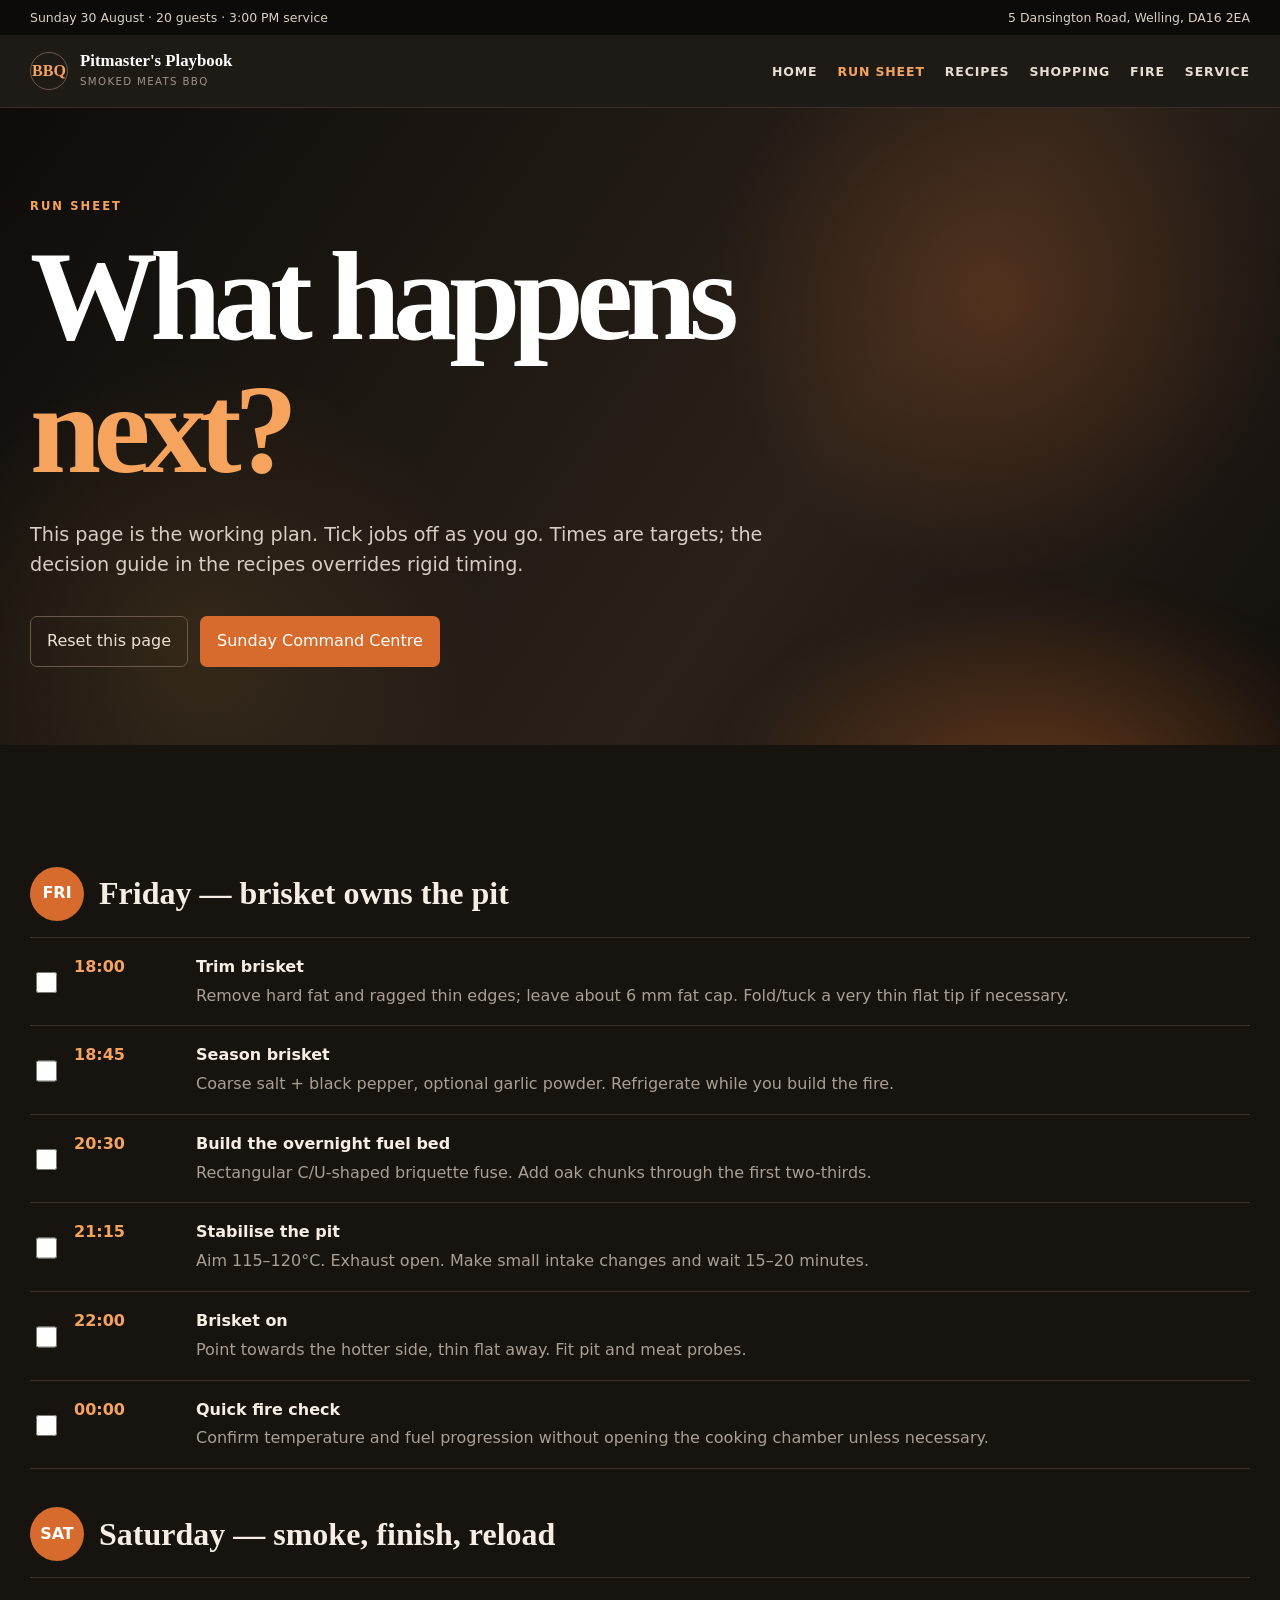
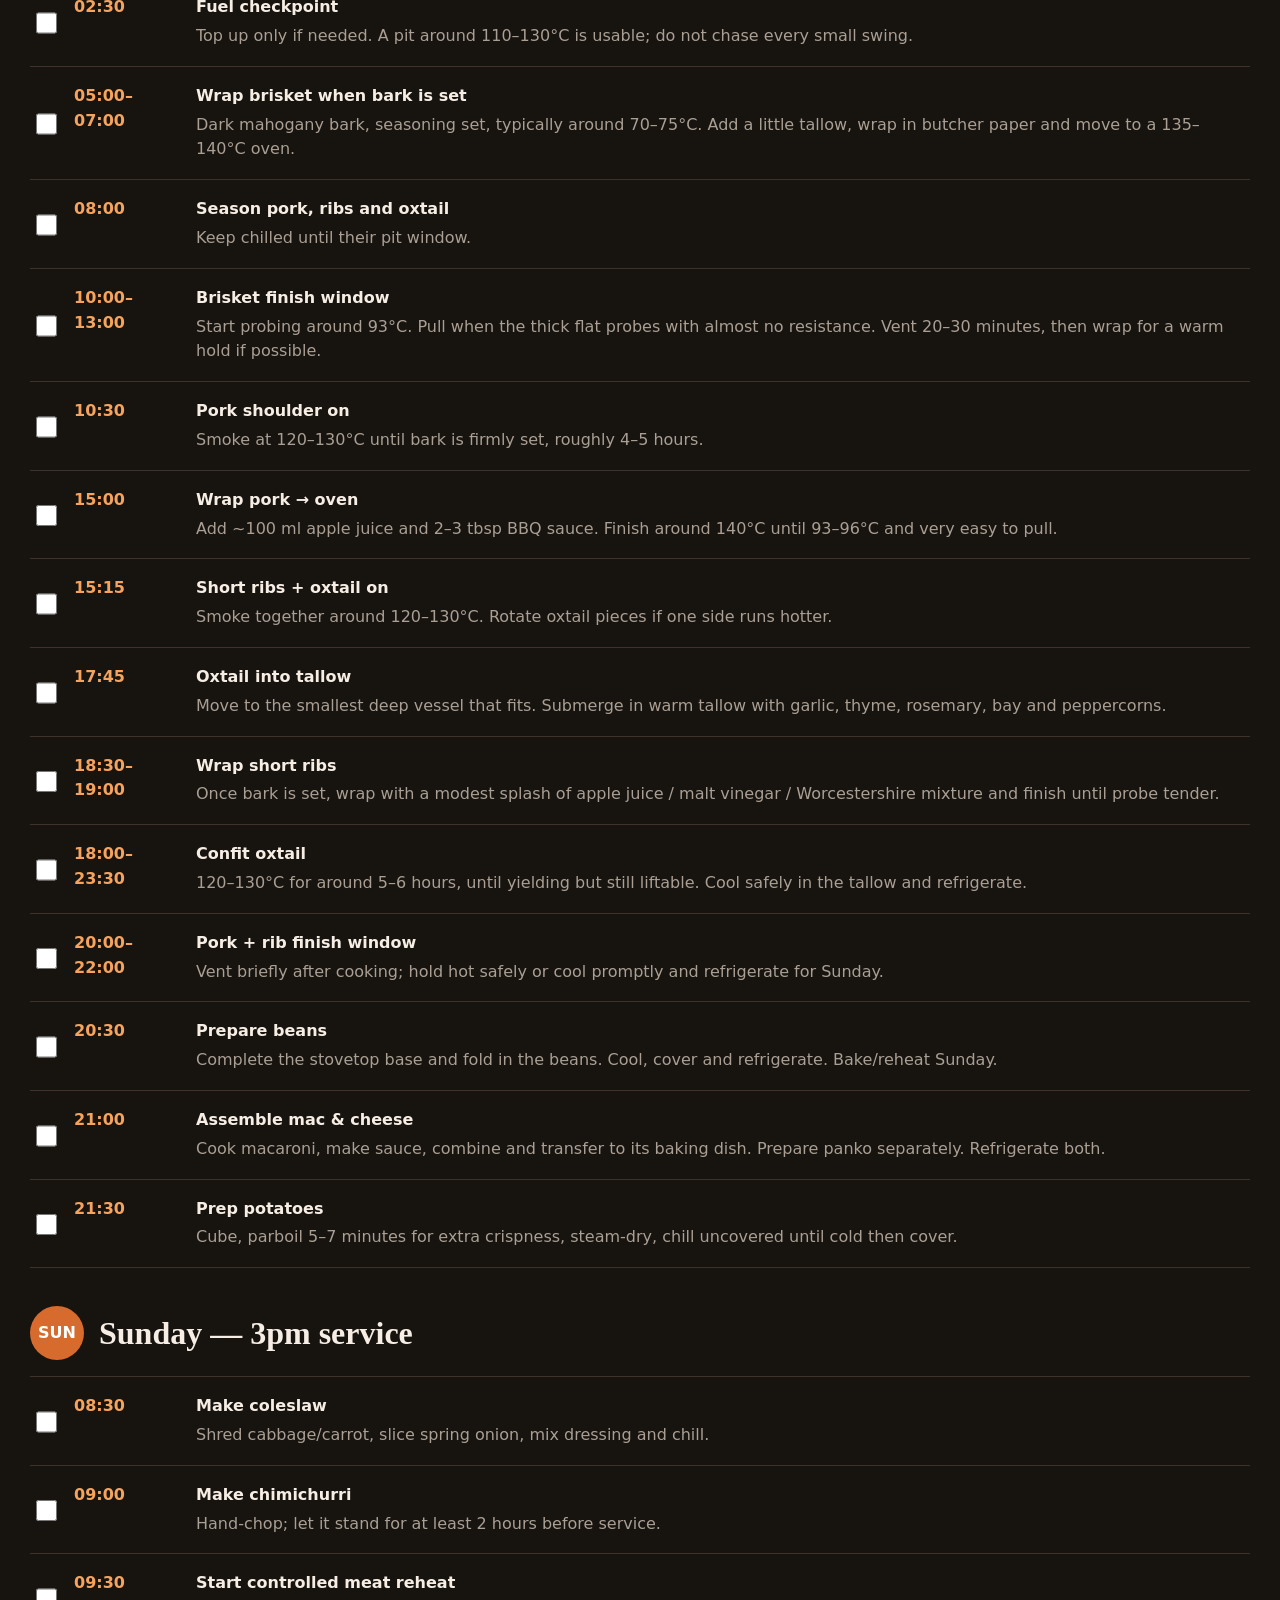
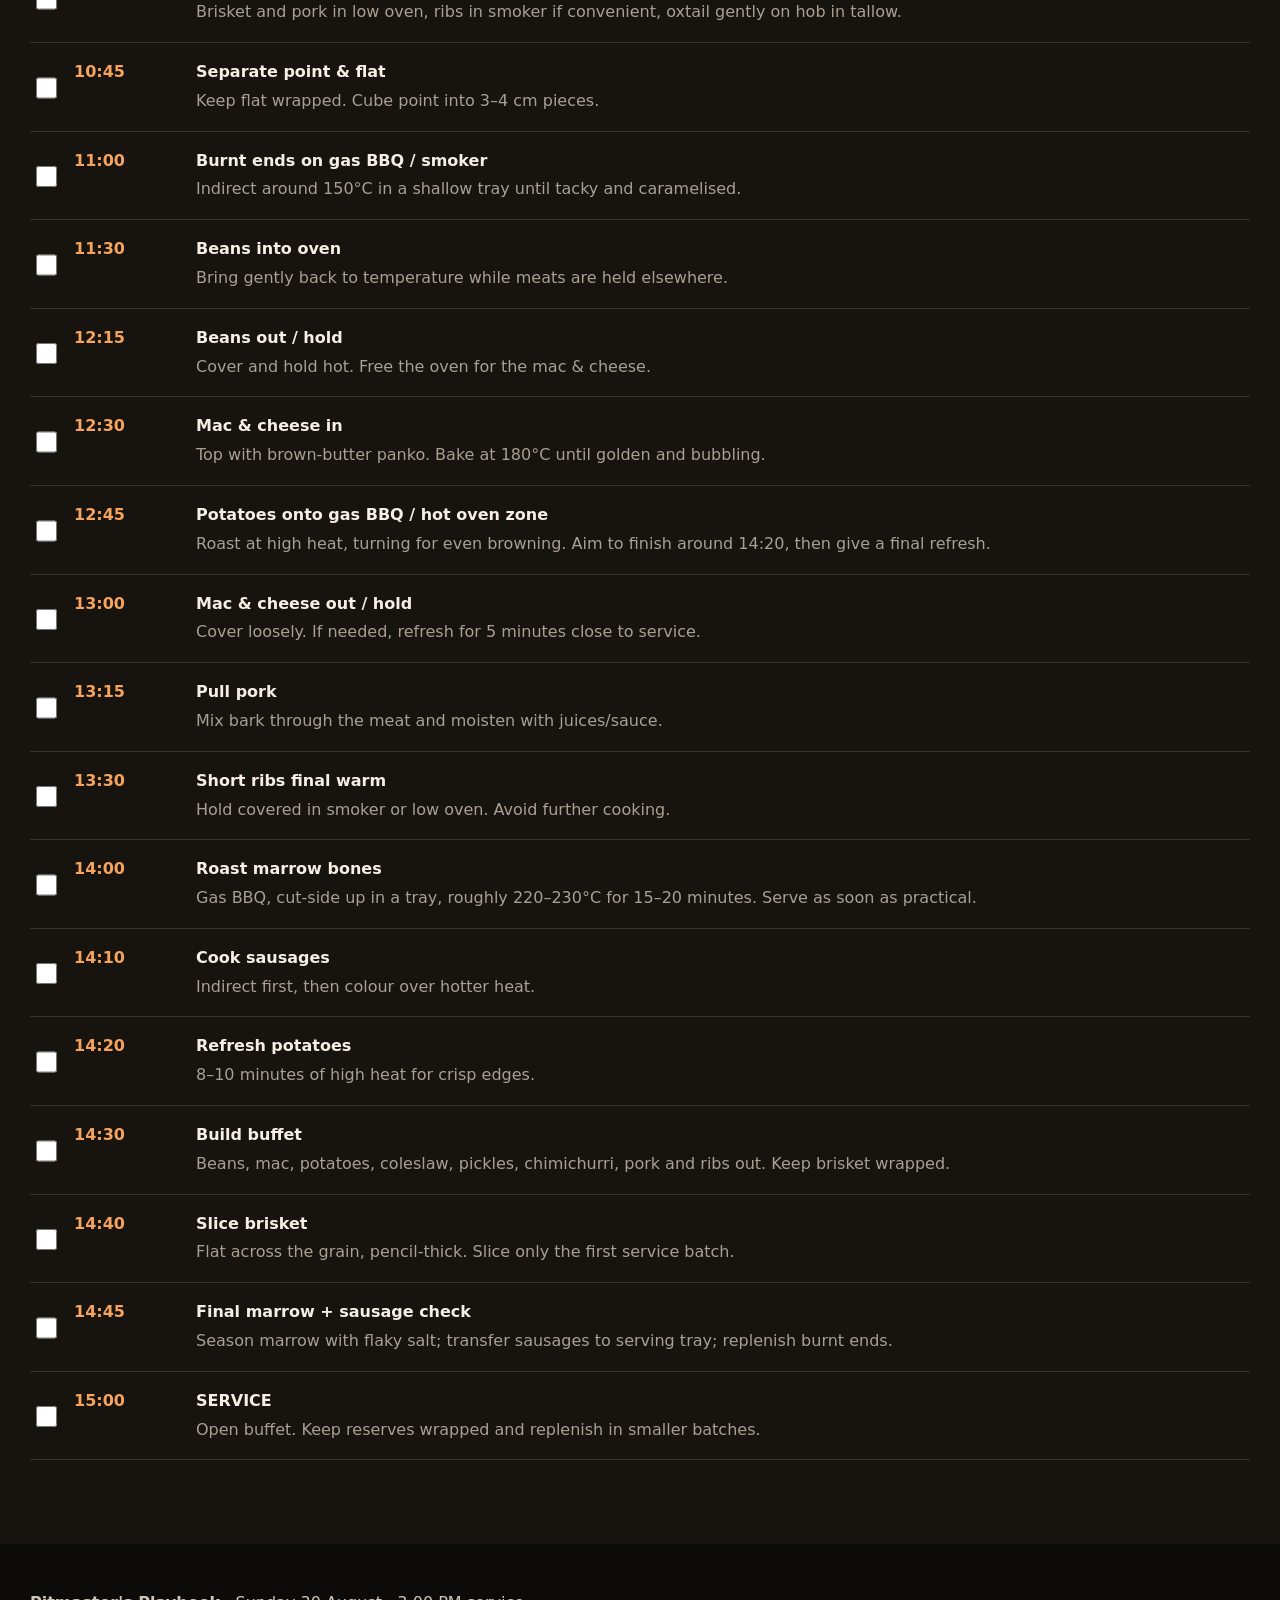
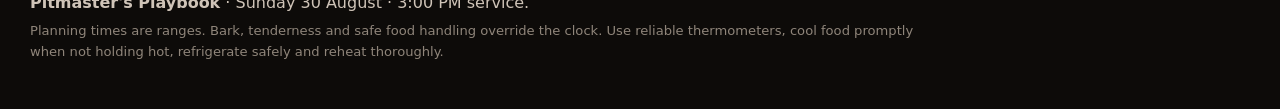
<file: run-sheet.html>
<!doctype html><html lang="en"><head><meta charset="utf-8"><meta name="viewport" content="width=device-width,initial-scale=1">
<title>Run Sheet · Pitmaster's Playbook</title><link rel="stylesheet" href="styles.css"></head><body>
<div class="topbar"><div class="wrap"><span>Sunday 30 August · 20 guests · 3:00 PM service</span><span>5 Dansington Road, Welling, DA16 2EA</span></div></div>
<header class="site-header"><div class="wrap header-inner">
<a class="brand" href="index.html"><span class="brand-mark">BBQ</span><span><strong>Pitmaster's Playbook</strong><small>SMOKED MEATS BBQ</small></span></a>
<nav class="nav"><a class="" href="index.html">Home</a><a class="active" href="run-sheet.html">Run Sheet</a><a class="" href="recipes.html">Recipes</a><a class="" href="shopping.html">Shopping</a><a class="" href="fire.html">Fire</a><a class="" href="service.html">Service</a></nav>
</div></header>

<section class="hero"><div class="wrap hero-inner"><p class="eyebrow">RUN SHEET</p><h1>What happens <span>next?</span></h1><p class="lede">This page is the working plan. Tick jobs off as you go. Times are targets; the decision guide in the recipes overrides rigid timing.</p><div class="hero-actions"><button class="btn btn-secondary" data-reset-checks>Reset this page</button><a class="btn btn-primary" href="service.html">Sunday Command Centre</a></div></div></section>

<section class="section dark"><div class="wrap">
<div class="day-title"><span class="day-pill">FRI</span><h3>Friday — brisket owns the pit</h3></div>
<div class="timeline">
<label class="task"><input type="checkbox" data-save><time>18:00</time><div><strong>Trim brisket</strong><p>Remove hard fat and ragged thin edges; leave about 6 mm fat cap. Fold/tuck a very thin flat tip if necessary.</p></div></label>
<label class="task"><input type="checkbox" data-save><time>18:45</time><div><strong>Season brisket</strong><p>Coarse salt + black pepper, optional garlic powder. Refrigerate while you build the fire.</p></div></label>
<label class="task"><input type="checkbox" data-save><time>20:30</time><div><strong>Build the overnight fuel bed</strong><p>Rectangular C/U-shaped briquette fuse. Add oak chunks through the first two-thirds.</p></div></label>
<label class="task"><input type="checkbox" data-save><time>21:15</time><div><strong>Stabilise the pit</strong><p>Aim 115–120°C. Exhaust open. Make small intake changes and wait 15–20 minutes.</p></div></label>
<label class="task"><input type="checkbox" data-save><time>22:00</time><div><strong>Brisket on</strong><p>Point towards the hotter side, thin flat away. Fit pit and meat probes.</p></div></label>
<label class="task"><input type="checkbox" data-save><time>00:00</time><div><strong>Quick fire check</strong><p>Confirm temperature and fuel progression without opening the cooking chamber unless necessary.</p></div></label>
</div>

<div class="day-title"><span class="day-pill">SAT</span><h3>Saturday — smoke, finish, reload</h3></div>
<div class="timeline">
<label class="task"><input type="checkbox" data-save><time>02:30</time><div><strong>Fuel checkpoint</strong><p>Top up only if needed. A pit around 110–130°C is usable; do not chase every small swing.</p></div></label>
<label class="task"><input type="checkbox" data-save><time>05:00–07:00</time><div><strong>Wrap brisket when bark is set</strong><p>Dark mahogany bark, seasoning set, typically around 70–75°C. Add a little tallow, wrap in butcher paper and move to a 135–140°C oven.</p></div></label>
<label class="task"><input type="checkbox" data-save><time>08:00</time><div><strong>Season pork, ribs and oxtail</strong><p>Keep chilled until their pit window.</p></div></label>
<label class="task"><input type="checkbox" data-save><time>10:00–13:00</time><div><strong>Brisket finish window</strong><p>Start probing around 93°C. Pull when the thick flat probes with almost no resistance. Vent 20–30 minutes, then wrap for a warm hold if possible.</p></div></label>
<label class="task"><input type="checkbox" data-save><time>10:30</time><div><strong>Pork shoulder on</strong><p>Smoke at 120–130°C until bark is firmly set, roughly 4–5 hours.</p></div></label>
<label class="task"><input type="checkbox" data-save><time>15:00</time><div><strong>Wrap pork → oven</strong><p>Add ~100 ml apple juice and 2–3 tbsp BBQ sauce. Finish around 140°C until 93–96°C and very easy to pull.</p></div></label>
<label class="task"><input type="checkbox" data-save><time>15:15</time><div><strong>Short ribs + oxtail on</strong><p>Smoke together around 120–130°C. Rotate oxtail pieces if one side runs hotter.</p></div></label>
<label class="task"><input type="checkbox" data-save><time>17:45</time><div><strong>Oxtail into tallow</strong><p>Move to the smallest deep vessel that fits. Submerge in warm tallow with garlic, thyme, rosemary, bay and peppercorns.</p></div></label>
<label class="task"><input type="checkbox" data-save><time>18:30–19:00</time><div><strong>Wrap short ribs</strong><p>Once bark is set, wrap with a modest splash of apple juice / malt vinegar / Worcestershire mixture and finish until probe tender.</p></div></label>
<label class="task"><input type="checkbox" data-save><time>18:00–23:30</time><div><strong>Confit oxtail</strong><p>120–130°C for around 5–6 hours, until yielding but still liftable. Cool safely in the tallow and refrigerate.</p></div></label>
<label class="task"><input type="checkbox" data-save><time>20:00–22:00</time><div><strong>Pork + rib finish window</strong><p>Vent briefly after cooking; hold hot safely or cool promptly and refrigerate for Sunday.</p></div></label>
<label class="task"><input type="checkbox" data-save><time>20:30</time><div><strong>Prepare beans</strong><p>Complete the stovetop base and fold in the beans. Cool, cover and refrigerate. Bake/reheat Sunday.</p></div></label>
<label class="task"><input type="checkbox" data-save><time>21:00</time><div><strong>Assemble mac & cheese</strong><p>Cook macaroni, make sauce, combine and transfer to its baking dish. Prepare panko separately. Refrigerate both.</p></div></label>
<label class="task"><input type="checkbox" data-save><time>21:30</time><div><strong>Prep potatoes</strong><p>Cube, parboil 5–7 minutes for extra crispness, steam-dry, chill uncovered until cold then cover.</p></div></label>
</div>

<div class="day-title"><span class="day-pill">SUN</span><h3>Sunday — 3pm service</h3></div>
<div class="timeline">
<label class="task"><input type="checkbox" data-save><time>08:30</time><div><strong>Make coleslaw</strong><p>Shred cabbage/carrot, slice spring onion, mix dressing and chill.</p></div></label>
<label class="task"><input type="checkbox" data-save><time>09:00</time><div><strong>Make chimichurri</strong><p>Hand-chop; let it stand for at least 2 hours before service.</p></div></label>
<label class="task"><input type="checkbox" data-save><time>09:30</time><div><strong>Start controlled meat reheat</strong><p>Brisket and pork in low oven, ribs in smoker if convenient, oxtail gently on hob in tallow.</p></div></label>
<label class="task"><input type="checkbox" data-save><time>10:45</time><div><strong>Separate point & flat</strong><p>Keep flat wrapped. Cube point into 3–4 cm pieces.</p></div></label>
<label class="task"><input type="checkbox" data-save><time>11:00</time><div><strong>Burnt ends on gas BBQ / smoker</strong><p>Indirect around 150°C in a shallow tray until tacky and caramelised.</p></div></label>
<label class="task"><input type="checkbox" data-save><time>11:30</time><div><strong>Beans into oven</strong><p>Bring gently back to temperature while meats are held elsewhere.</p></div></label>
<label class="task"><input type="checkbox" data-save><time>12:15</time><div><strong>Beans out / hold</strong><p>Cover and hold hot. Free the oven for the mac & cheese.</p></div></label>
<label class="task"><input type="checkbox" data-save><time>12:30</time><div><strong>Mac & cheese in</strong><p>Top with brown-butter panko. Bake at 180°C until golden and bubbling.</p></div></label>
<label class="task"><input type="checkbox" data-save><time>12:45</time><div><strong>Potatoes onto gas BBQ / hot oven zone</strong><p>Roast at high heat, turning for even browning. Aim to finish around 14:20, then give a final refresh.</p></div></label>
<label class="task"><input type="checkbox" data-save><time>13:00</time><div><strong>Mac & cheese out / hold</strong><p>Cover loosely. If needed, refresh for 5 minutes close to service.</p></div></label>
<label class="task"><input type="checkbox" data-save><time>13:15</time><div><strong>Pull pork</strong><p>Mix bark through the meat and moisten with juices/sauce.</p></div></label>
<label class="task"><input type="checkbox" data-save><time>13:30</time><div><strong>Short ribs final warm</strong><p>Hold covered in smoker or low oven. Avoid further cooking.</p></div></label>
<label class="task"><input type="checkbox" data-save><time>14:00</time><div><strong>Roast marrow bones</strong><p>Gas BBQ, cut-side up in a tray, roughly 220–230°C for 15–20 minutes. Serve as soon as practical.</p></div></label>
<label class="task"><input type="checkbox" data-save><time>14:10</time><div><strong>Cook sausages</strong><p>Indirect first, then colour over hotter heat.</p></div></label>
<label class="task"><input type="checkbox" data-save><time>14:20</time><div><strong>Refresh potatoes</strong><p>8–10 minutes of high heat for crisp edges.</p></div></label>
<label class="task"><input type="checkbox" data-save><time>14:30</time><div><strong>Build buffet</strong><p>Beans, mac, potatoes, coleslaw, pickles, chimichurri, pork and ribs out. Keep brisket wrapped.</p></div></label>
<label class="task"><input type="checkbox" data-save><time>14:40</time><div><strong>Slice brisket</strong><p>Flat across the grain, pencil-thick. Slice only the first service batch.</p></div></label>
<label class="task"><input type="checkbox" data-save><time>14:45</time><div><strong>Final marrow + sausage check</strong><p>Season marrow with flaky salt; transfer sausages to serving tray; replenish burnt ends.</p></div></label>
<label class="task"><input type="checkbox" data-save><time>15:00</time><div><strong>SERVICE</strong><p>Open buffet. Keep reserves wrapped and replenish in smaller batches.</p></div></label>
</div>
</div></section>

<footer><div class="wrap"><p><strong>Pitmaster's Playbook</strong> · Sunday 30 August · 3:00 PM service.</p>
<p class="small">Planning times are ranges. Bark, tenderness and safe food handling override the clock. Use reliable thermometers, cool food promptly when not holding hot, refrigerate safely and reheat thoroughly.</p></div></footer>
<script src="app.js"></script>
</body></html>
</file>
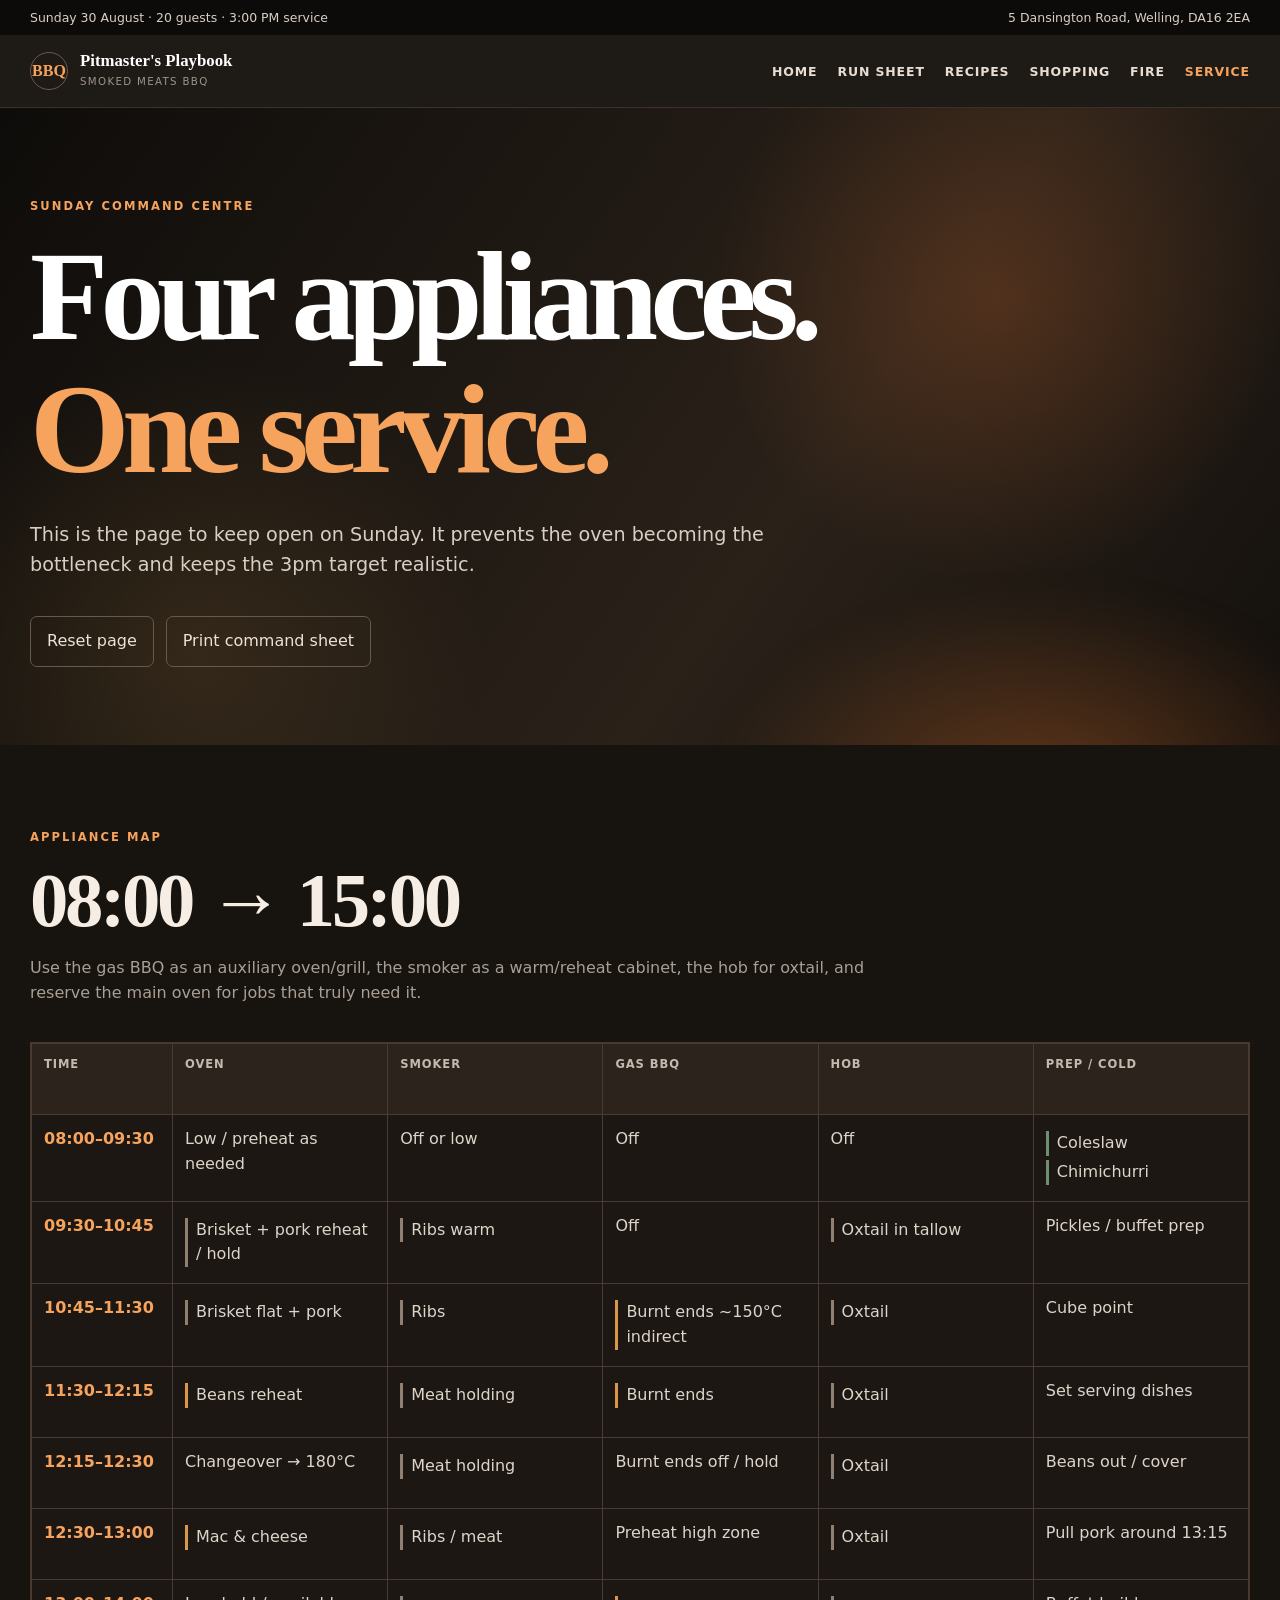
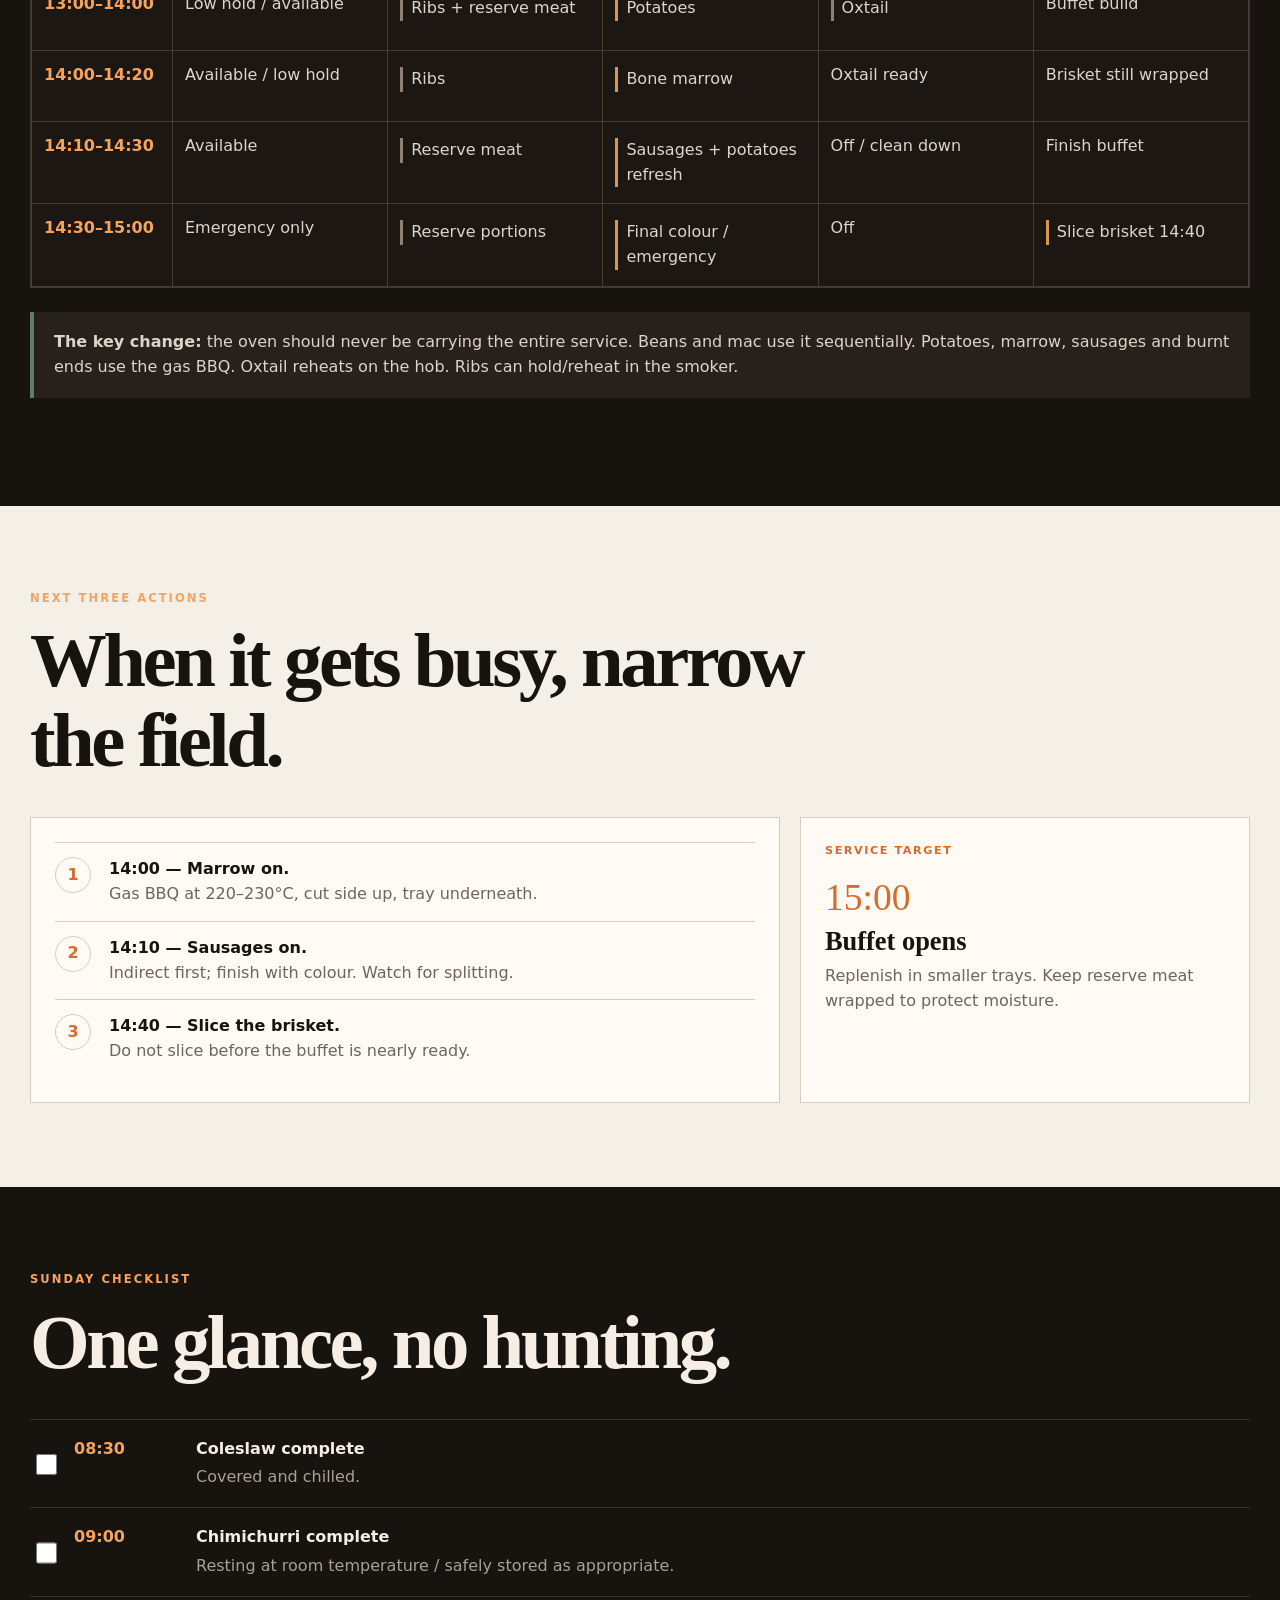
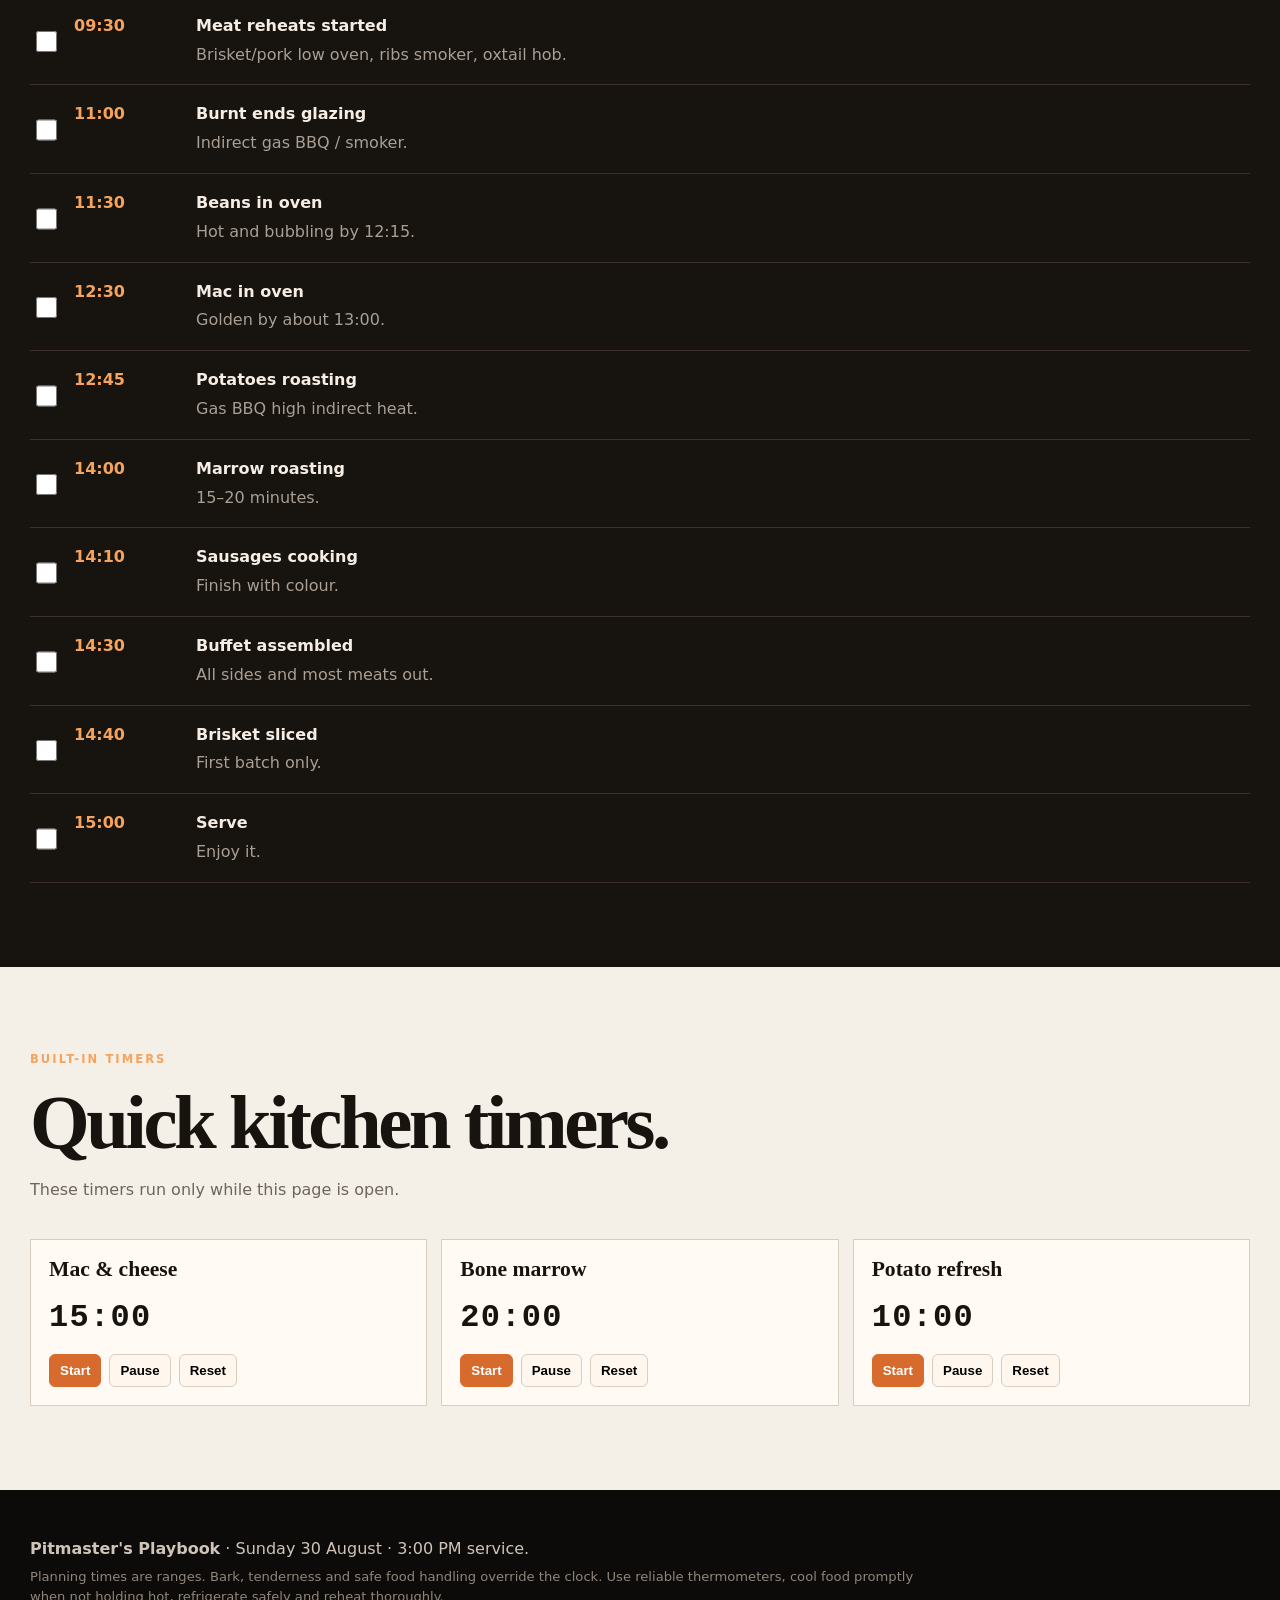
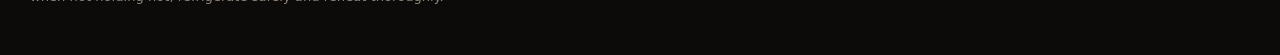
<file: service.html>
<!doctype html><html lang="en"><head><meta charset="utf-8"><meta name="viewport" content="width=device-width,initial-scale=1">
<title>Sunday Command Centre · Pitmaster's Playbook</title><link rel="stylesheet" href="styles.css"></head><body>
<div class="topbar"><div class="wrap"><span>Sunday 30 August · 20 guests · 3:00 PM service</span><span>5 Dansington Road, Welling, DA16 2EA</span></div></div>
<header class="site-header"><div class="wrap header-inner">
<a class="brand" href="index.html"><span class="brand-mark">BBQ</span><span><strong>Pitmaster's Playbook</strong><small>SMOKED MEATS BBQ</small></span></a>
<nav class="nav"><a class="" href="index.html">Home</a><a class="" href="run-sheet.html">Run Sheet</a><a class="" href="recipes.html">Recipes</a><a class="" href="shopping.html">Shopping</a><a class="" href="fire.html">Fire</a><a class="active" href="service.html">Service</a></nav>
</div></header>

<section class="hero"><div class="wrap hero-inner"><p class="eyebrow">SUNDAY COMMAND CENTRE</p><h1>Four appliances. <span>One service.</span></h1><p class="lede">This is the page to keep open on Sunday. It prevents the oven becoming the bottleneck and keeps the 3pm target realistic.</p><div class="hero-actions"><button class="btn btn-secondary" data-reset-checks>Reset page</button><button class="btn btn-secondary" onclick="window.print()">Print command sheet</button></div></div></section>

<section class="section dark"><div class="wrap">
<div class="section-head"><p class="eyebrow">APPLIANCE MAP</p><h2>08:00 → 15:00</h2><p>Use the gas BBQ as an auxiliary oven/grill, the smoker as a warm/reheat cabinet, the hob for oxtail, and reserve the main oven for jobs that truly need it.</p></div>
<div class="table-wrap"><div class="appliance-grid">
<div class="head">Time</div><div class="head">Oven</div><div class="head">Smoker</div><div class="head">Gas BBQ</div><div class="head">Hob</div><div class="head">Prep / cold</div>
<div class="time">08:00–09:30</div><div>Low / preheat as needed</div><div>Off or low</div><div>Off</div><div>Off</div><div><span class="job cool">Coleslaw</span><span class="job cool">Chimichurri</span></div>
<div class="time">09:30–10:45</div><div><span class="job hold">Brisket + pork reheat / hold</span></div><div><span class="job hold">Ribs warm</span></div><div>Off</div><div><span class="job hold">Oxtail in tallow</span></div><div>Pickles / buffet prep</div>
<div class="time">10:45–11:30</div><div><span class="job hold">Brisket flat + pork</span></div><div><span class="job hold">Ribs</span></div><div><span class="job hot">Burnt ends ~150°C indirect</span></div><div><span class="job hold">Oxtail</span></div><div>Cube point</div>
<div class="time">11:30–12:15</div><div><span class="job hot">Beans reheat</span></div><div><span class="job hold">Meat holding</span></div><div><span class="job hot">Burnt ends</span></div><div><span class="job hold">Oxtail</span></div><div>Set serving dishes</div>
<div class="time">12:15–12:30</div><div>Changeover → 180°C</div><div><span class="job hold">Meat holding</span></div><div>Burnt ends off / hold</div><div><span class="job hold">Oxtail</span></div><div>Beans out / cover</div>
<div class="time">12:30–13:00</div><div><span class="job hot">Mac & cheese</span></div><div><span class="job hold">Ribs / meat</span></div><div>Preheat high zone</div><div><span class="job hold">Oxtail</span></div><div>Pull pork around 13:15</div>
<div class="time">13:00–14:00</div><div>Low hold / available</div><div><span class="job hold">Ribs + reserve meat</span></div><div><span class="job hot">Potatoes</span></div><div><span class="job hold">Oxtail</span></div><div>Buffet build</div>
<div class="time">14:00–14:20</div><div>Available / low hold</div><div><span class="job hold">Ribs</span></div><div><span class="job hot">Bone marrow</span></div><div>Oxtail ready</div><div>Brisket still wrapped</div>
<div class="time">14:10–14:30</div><div>Available</div><div><span class="job hold">Reserve meat</span></div><div><span class="job hot">Sausages + potatoes refresh</span></div><div>Off / clean down</div><div>Finish buffet</div>
<div class="time">14:30–15:00</div><div>Emergency only</div><div><span class="job hold">Reserve portions</span></div><div><span class="job hot">Final colour / emergency</span></div><div>Off</div><div><span class="job hot">Slice brisket 14:40</span></div>
</div></div>
<div class="callout good"><strong>The key change:</strong> the oven should never be carrying the entire service. Beans and mac use it sequentially. Potatoes, marrow, sausages and burnt ends use the gas BBQ. Oxtail reheats on the hob. Ribs can hold/reheat in the smoker.</div>
</div></section>

<section class="section"><div class="wrap"><div class="section-head"><p class="eyebrow">NEXT THREE ACTIONS</p><h2>When it gets busy, narrow the field.</h2></div>
<div class="command">
<div class="card"><ol class="next-actions">
<li><div><strong>14:00 — Marrow on.</strong><p>Gas BBQ at 220–230°C, cut side up, tray underneath.</p></div></li>
<li><div><strong>14:10 — Sausages on.</strong><p>Indirect first; finish with colour. Watch for splitting.</p></div></li>
<li><div><strong>14:40 — Slice the brisket.</strong><p>Do not slice before the buffet is nearly ready.</p></div></li>
</ol></div>
<div class="card"><div class="kicker">Service target</div><div class="stat">15:00</div><h3>Buffet opens</h3><p>Replenish in smaller trays. Keep reserve meat wrapped to protect moisture.</p></div>
</div></div></section>

<section class="section dark"><div class="wrap"><div class="section-head"><p class="eyebrow">SUNDAY CHECKLIST</p><h2>One glance, no hunting.</h2></div>
<div class="timeline">
<label class="task"><input type="checkbox" data-save><time>08:30</time><div><strong>Coleslaw complete</strong><p>Covered and chilled.</p></div></label>
<label class="task"><input type="checkbox" data-save><time>09:00</time><div><strong>Chimichurri complete</strong><p>Resting at room temperature / safely stored as appropriate.</p></div></label>
<label class="task"><input type="checkbox" data-save><time>09:30</time><div><strong>Meat reheats started</strong><p>Brisket/pork low oven, ribs smoker, oxtail hob.</p></div></label>
<label class="task"><input type="checkbox" data-save><time>11:00</time><div><strong>Burnt ends glazing</strong><p>Indirect gas BBQ / smoker.</p></div></label>
<label class="task"><input type="checkbox" data-save><time>11:30</time><div><strong>Beans in oven</strong><p>Hot and bubbling by 12:15.</p></div></label>
<label class="task"><input type="checkbox" data-save><time>12:30</time><div><strong>Mac in oven</strong><p>Golden by about 13:00.</p></div></label>
<label class="task"><input type="checkbox" data-save><time>12:45</time><div><strong>Potatoes roasting</strong><p>Gas BBQ high indirect heat.</p></div></label>
<label class="task"><input type="checkbox" data-save><time>14:00</time><div><strong>Marrow roasting</strong><p>15–20 minutes.</p></div></label>
<label class="task"><input type="checkbox" data-save><time>14:10</time><div><strong>Sausages cooking</strong><p>Finish with colour.</p></div></label>
<label class="task"><input type="checkbox" data-save><time>14:30</time><div><strong>Buffet assembled</strong><p>All sides and most meats out.</p></div></label>
<label class="task"><input type="checkbox" data-save><time>14:40</time><div><strong>Brisket sliced</strong><p>First batch only.</p></div></label>
<label class="task"><input type="checkbox" data-save><time>15:00</time><div><strong>Serve</strong><p>Enjoy it.</p></div></label>
</div></div></section>

<section class="section"><div class="wrap"><div class="section-head"><p class="eyebrow">BUILT-IN TIMERS</p><h2>Quick kitchen timers.</h2><p>These timers run only while this page is open.</p></div>
<div class="timer-grid">
<div class="timer-card" data-timer data-minutes="15"><h3>Mac & cheese</h3><div class="timer-display" data-display></div><div class="timer-controls"><button class="primary" data-start>Start</button><button data-pause>Pause</button><button data-reset>Reset</button></div></div>
<div class="timer-card" data-timer data-minutes="20"><h3>Bone marrow</h3><div class="timer-display" data-display></div><div class="timer-controls"><button class="primary" data-start>Start</button><button data-pause>Pause</button><button data-reset>Reset</button></div></div>
<div class="timer-card" data-timer data-minutes="10"><h3>Potato refresh</h3><div class="timer-display" data-display></div><div class="timer-controls"><button class="primary" data-start>Start</button><button data-pause>Pause</button><button data-reset>Reset</button></div></div>
</div></div></section>

<footer><div class="wrap"><p><strong>Pitmaster's Playbook</strong> · Sunday 30 August · 3:00 PM service.</p>
<p class="small">Planning times are ranges. Bark, tenderness and safe food handling override the clock. Use reliable thermometers, cool food promptly when not holding hot, refrigerate safely and reheat thoroughly.</p></div></footer>
<script src="app.js"></script>
</body></html>
</file>
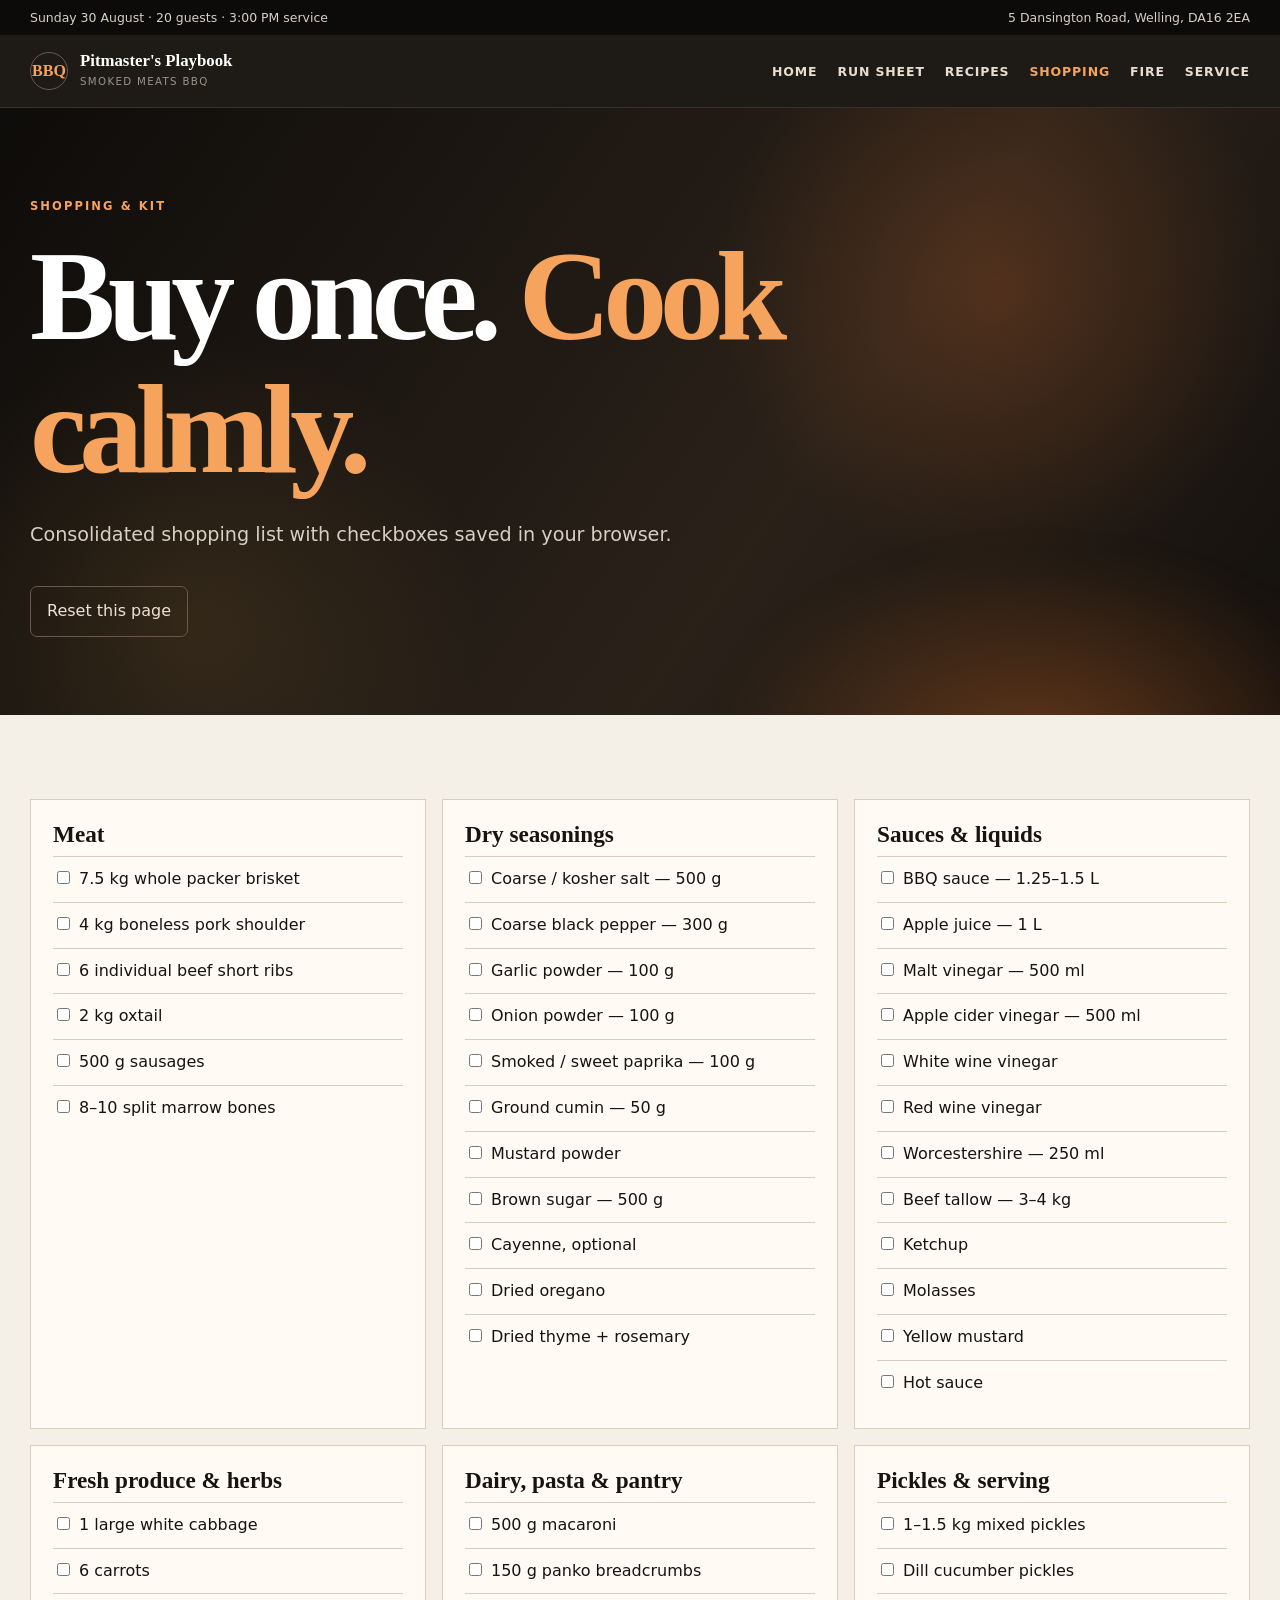
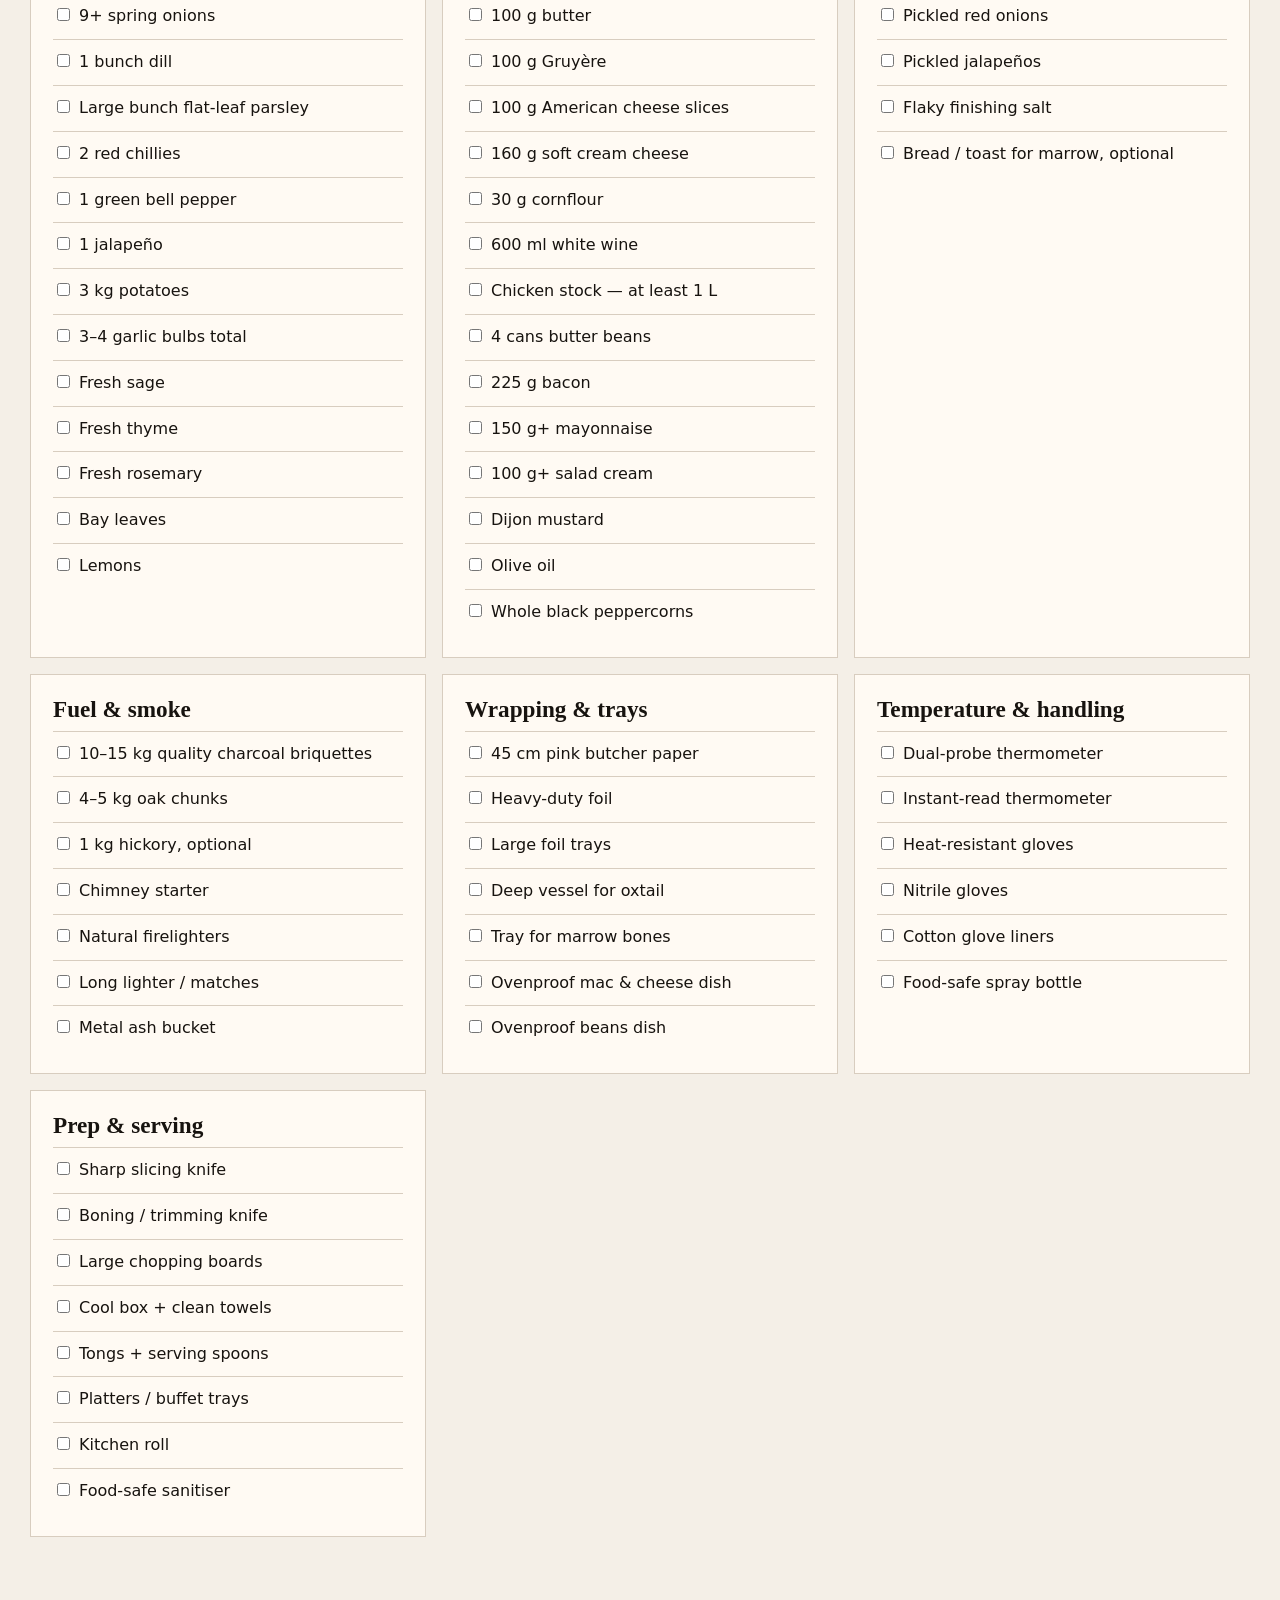
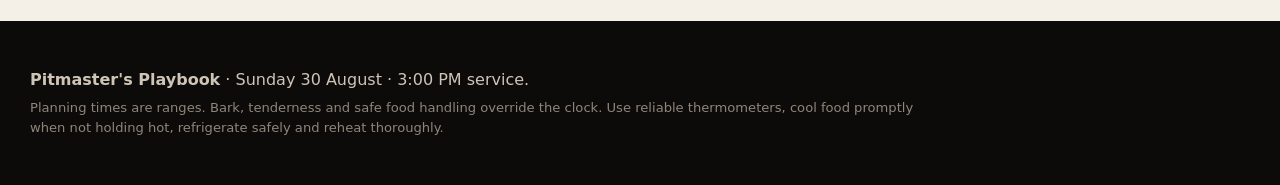
<file: shopping.html>
<!doctype html><html lang="en"><head><meta charset="utf-8"><meta name="viewport" content="width=device-width,initial-scale=1">
<title>Shopping · Pitmaster's Playbook</title><link rel="stylesheet" href="styles.css"></head><body>
<div class="topbar"><div class="wrap"><span>Sunday 30 August · 20 guests · 3:00 PM service</span><span>5 Dansington Road, Welling, DA16 2EA</span></div></div>
<header class="site-header"><div class="wrap header-inner">
<a class="brand" href="index.html"><span class="brand-mark">BBQ</span><span><strong>Pitmaster's Playbook</strong><small>SMOKED MEATS BBQ</small></span></a>
<nav class="nav"><a class="" href="index.html">Home</a><a class="" href="run-sheet.html">Run Sheet</a><a class="" href="recipes.html">Recipes</a><a class="active" href="shopping.html">Shopping</a><a class="" href="fire.html">Fire</a><a class="" href="service.html">Service</a></nav>
</div></header>

<section class="hero"><div class="wrap hero-inner"><p class="eyebrow">SHOPPING & KIT</p><h1>Buy once. <span>Cook calmly.</span></h1><p class="lede">Consolidated shopping list with checkboxes saved in your browser.</p><div class="hero-actions"><button class="btn btn-secondary" data-reset-checks>Reset this page</button></div></div></section>
<section class="section"><div class="wrap">
<div class="check-grid">
<div class="check-card"><h3>Meat</h3>
<label><input type="checkbox" data-save>7.5 kg whole packer brisket</label><label><input type="checkbox" data-save>4 kg boneless pork shoulder</label><label><input type="checkbox" data-save>6 individual beef short ribs</label><label><input type="checkbox" data-save>2 kg oxtail</label><label><input type="checkbox" data-save>500 g sausages</label><label><input type="checkbox" data-save>8–10 split marrow bones</label></div>
<div class="check-card"><h3>Dry seasonings</h3>
<label><input type="checkbox" data-save>Coarse / kosher salt — 500 g</label><label><input type="checkbox" data-save>Coarse black pepper — 300 g</label><label><input type="checkbox" data-save>Garlic powder — 100 g</label><label><input type="checkbox" data-save>Onion powder — 100 g</label><label><input type="checkbox" data-save>Smoked / sweet paprika — 100 g</label><label><input type="checkbox" data-save>Ground cumin — 50 g</label><label><input type="checkbox" data-save>Mustard powder</label><label><input type="checkbox" data-save>Brown sugar — 500 g</label><label><input type="checkbox" data-save>Cayenne, optional</label><label><input type="checkbox" data-save>Dried oregano</label><label><input type="checkbox" data-save>Dried thyme + rosemary</label></div>
<div class="check-card"><h3>Sauces & liquids</h3>
<label><input type="checkbox" data-save>BBQ sauce — 1.25–1.5 L</label><label><input type="checkbox" data-save>Apple juice — 1 L</label><label><input type="checkbox" data-save>Malt vinegar — 500 ml</label><label><input type="checkbox" data-save>Apple cider vinegar — 500 ml</label><label><input type="checkbox" data-save>White wine vinegar</label><label><input type="checkbox" data-save>Red wine vinegar</label><label><input type="checkbox" data-save>Worcestershire — 250 ml</label><label><input type="checkbox" data-save>Beef tallow — 3–4 kg</label><label><input type="checkbox" data-save>Ketchup</label><label><input type="checkbox" data-save>Molasses</label><label><input type="checkbox" data-save>Yellow mustard</label><label><input type="checkbox" data-save>Hot sauce</label></div>

<div class="check-card"><h3>Fresh produce & herbs</h3>
<label><input type="checkbox" data-save>1 large white cabbage</label><label><input type="checkbox" data-save>6 carrots</label><label><input type="checkbox" data-save>9+ spring onions</label><label><input type="checkbox" data-save>1 bunch dill</label><label><input type="checkbox" data-save>Large bunch flat-leaf parsley</label><label><input type="checkbox" data-save>2 red chillies</label><label><input type="checkbox" data-save>1 green bell pepper</label><label><input type="checkbox" data-save>1 jalapeño</label><label><input type="checkbox" data-save>3 kg potatoes</label><label><input type="checkbox" data-save>3–4 garlic bulbs total</label><label><input type="checkbox" data-save>Fresh sage</label><label><input type="checkbox" data-save>Fresh thyme</label><label><input type="checkbox" data-save>Fresh rosemary</label><label><input type="checkbox" data-save>Bay leaves</label><label><input type="checkbox" data-save>Lemons</label></div>
<div class="check-card"><h3>Dairy, pasta & pantry</h3>
<label><input type="checkbox" data-save>500 g macaroni</label><label><input type="checkbox" data-save>150 g panko breadcrumbs</label><label><input type="checkbox" data-save>100 g butter</label><label><input type="checkbox" data-save>100 g Gruyère</label><label><input type="checkbox" data-save>100 g American cheese slices</label><label><input type="checkbox" data-save>160 g soft cream cheese</label><label><input type="checkbox" data-save>30 g cornflour</label><label><input type="checkbox" data-save>600 ml white wine</label><label><input type="checkbox" data-save>Chicken stock — at least 1 L</label><label><input type="checkbox" data-save>4 cans butter beans</label><label><input type="checkbox" data-save>225 g bacon</label><label><input type="checkbox" data-save>150 g+ mayonnaise</label><label><input type="checkbox" data-save>100 g+ salad cream</label><label><input type="checkbox" data-save>Dijon mustard</label><label><input type="checkbox" data-save>Olive oil</label><label><input type="checkbox" data-save>Whole black peppercorns</label></div>
<div class="check-card"><h3>Pickles & serving</h3>
<label><input type="checkbox" data-save>1–1.5 kg mixed pickles</label><label><input type="checkbox" data-save>Dill cucumber pickles</label><label><input type="checkbox" data-save>Pickled red onions</label><label><input type="checkbox" data-save>Pickled jalapeños</label><label><input type="checkbox" data-save>Flaky finishing salt</label><label><input type="checkbox" data-save>Bread / toast for marrow, optional</label></div>

<div class="check-card"><h3>Fuel & smoke</h3>
<label><input type="checkbox" data-save>10–15 kg quality charcoal briquettes</label><label><input type="checkbox" data-save>4–5 kg oak chunks</label><label><input type="checkbox" data-save>1 kg hickory, optional</label><label><input type="checkbox" data-save>Chimney starter</label><label><input type="checkbox" data-save>Natural firelighters</label><label><input type="checkbox" data-save>Long lighter / matches</label><label><input type="checkbox" data-save>Metal ash bucket</label></div>
<div class="check-card"><h3>Wrapping & trays</h3>
<label><input type="checkbox" data-save>45 cm pink butcher paper</label><label><input type="checkbox" data-save>Heavy-duty foil</label><label><input type="checkbox" data-save>Large foil trays</label><label><input type="checkbox" data-save>Deep vessel for oxtail</label><label><input type="checkbox" data-save>Tray for marrow bones</label><label><input type="checkbox" data-save>Ovenproof mac & cheese dish</label><label><input type="checkbox" data-save>Ovenproof beans dish</label></div>
<div class="check-card"><h3>Temperature & handling</h3>
<label><input type="checkbox" data-save>Dual-probe thermometer</label><label><input type="checkbox" data-save>Instant-read thermometer</label><label><input type="checkbox" data-save>Heat-resistant gloves</label><label><input type="checkbox" data-save>Nitrile gloves</label><label><input type="checkbox" data-save>Cotton glove liners</label><label><input type="checkbox" data-save>Food-safe spray bottle</label></div>
<div class="check-card"><h3>Prep & serving</h3>
<label><input type="checkbox" data-save>Sharp slicing knife</label><label><input type="checkbox" data-save>Boning / trimming knife</label><label><input type="checkbox" data-save>Large chopping boards</label><label><input type="checkbox" data-save>Cool box + clean towels</label><label><input type="checkbox" data-save>Tongs + serving spoons</label><label><input type="checkbox" data-save>Platters / buffet trays</label><label><input type="checkbox" data-save>Kitchen roll</label><label><input type="checkbox" data-save>Food-safe sanitiser</label></div>
</div></div></section>
<footer><div class="wrap"><p><strong>Pitmaster's Playbook</strong> · Sunday 30 August · 3:00 PM service.</p>
<p class="small">Planning times are ranges. Bark, tenderness and safe food handling override the clock. Use reliable thermometers, cool food promptly when not holding hot, refrigerate safely and reheat thoroughly.</p></div></footer>
<script src="app.js"></script>
</body></html>
</file>
<file: styles.css>
:root{
  --bg:#f4efe7; --paper:#fffaf3; --ink:#17130f; --muted:#6e655b; --line:#d8cdbf;
  --dark:#17130f; --dark2:#241d17; --ember:#d66b2d; --ember2:#f5a35d; --gold:#d9a34b;
  --ok:#5f7f63; --warn:#9a6a2b; --danger:#8b4740; --max:1220px;
}
*{box-sizing:border-box}
html{scroll-behavior:smooth}
body{margin:0;background:var(--bg);color:var(--ink);font-family:Inter,ui-sans-serif,system-ui,-apple-system,BlinkMacSystemFont,"Segoe UI",sans-serif;line-height:1.55}
a{color:inherit}
img{max-width:100%;display:block}
.wrap{width:min(var(--max),calc(100% - 32px));margin:auto}
.topbar{background:#0d0b09;color:#d9cfc4;font-size:.78rem}
.topbar .wrap{display:flex;justify-content:space-between;gap:20px;padding:8px 0;flex-wrap:wrap}
.site-header{position:sticky;top:0;z-index:30;background:rgba(23,19,15,.97);backdrop-filter:blur(12px);border-bottom:1px solid #3b3129}
.header-inner{display:flex;align-items:center;justify-content:space-between;gap:22px;min-height:72px}
.brand{text-decoration:none;color:white;display:flex;align-items:center;gap:12px;min-width:max-content}
.brand-mark{width:38px;height:38px;border:1px solid #6a584b;border-radius:50%;display:grid;place-items:center;font-family:Georgia,serif;color:var(--ember2);font-weight:800}
.brand strong{display:block;font-family:Georgia,serif;font-size:1.05rem;line-height:1}
.brand small{display:block;color:#9f9489;font-size:.64rem;letter-spacing:.13em;margin-top:4px}
.nav{display:flex;gap:20px;align-items:center;overflow:auto}
.nav a{color:#e7ddd2;text-decoration:none;font-size:.78rem;font-weight:800;text-transform:uppercase;letter-spacing:.07em;padding:25px 0;white-space:nowrap}
.nav a:hover,.nav a.active{color:var(--ember2)}
.hero{position:relative;overflow:hidden;background:
radial-gradient(circle at 78% 30%,rgba(214,107,45,.23),transparent 26%),
radial-gradient(circle at 15% 85%,rgba(217,163,75,.12),transparent 24%),
linear-gradient(125deg,#0e0c0a,#2a2119 62%,#13100d);color:white}
.hero:after{content:"";position:absolute;right:-8%;bottom:-42%;width:680px;height:430px;border-radius:50%;background:radial-gradient(ellipse,rgba(244,124,45,.33),rgba(244,124,45,0) 68%);filter:blur(20px)}
.hero-inner{position:relative;z-index:1;padding:90px 0 78px}
.eyebrow{font-size:.72rem;font-weight:900;letter-spacing:.18em;text-transform:uppercase;color:var(--ember2);margin:0 0 14px}
h1,h2,h3,h4{font-family:Georgia,"Times New Roman",serif;line-height:1.04}
h1{font-size:clamp(4rem,10vw,8.6rem);letter-spacing:-.06em;margin:0;max-width:940px}
h1 span{color:var(--ember2)}
.hero p.lede{font-size:1.2rem;max-width:760px;color:#d7cec4;margin:24px 0 36px}
.hero-actions{display:flex;gap:12px;flex-wrap:wrap}
.btn{display:inline-flex;align-items:center;justify-content:center;gap:8px;text-decoration:none;border-radius:7px;padding:12px 16px;font-weight:800;border:1px solid transparent;cursor:pointer;font:inherit}
.btn-primary{background:var(--ember);color:white}
.btn-secondary{border-color:#69584b;color:#eee2d6;background:transparent}
.btn-light{background:var(--paper);border-color:var(--line);color:var(--ink)}
.event-strip{display:grid;grid-template-columns:repeat(4,1fr);gap:1px;background:#4a3d34;border:1px solid #4a3d34;margin-top:46px}
.event-strip div{background:#18130f;padding:18px}
.event-strip strong{display:block;color:#fff}
.event-strip span{display:block;color:#9f9489;font-size:.8rem;margin-top:3px}
.section{padding:84px 0}
.section.dark{background:var(--dark);color:#f6eee5}
.section-head{max-width:850px;margin-bottom:36px}
.section-head h2{font-size:clamp(2.5rem,6vw,5.2rem);letter-spacing:-.045em;margin:0 0 14px}
.section-head p:last-child{color:var(--muted)}
.dark .section-head p:last-child{color:#a99f94}
.grid{display:grid;gap:16px}
.grid-2{grid-template-columns:repeat(2,1fr)}
.grid-3{grid-template-columns:repeat(3,1fr)}
.grid-4{grid-template-columns:repeat(4,1fr)}
.card{background:var(--paper);border:1px solid var(--line);padding:24px}
.dark .card{background:#211a15;border-color:#3c322a}
.card h3{font-size:1.65rem;margin:0 0 9px}
.card p{color:var(--muted);margin:0}
.dark .card p{color:#aaa095}
.kicker{font-size:.7rem;font-weight:900;letter-spacing:.14em;text-transform:uppercase;color:var(--ember);margin-bottom:10px}
.dark .kicker{color:var(--ember2)}
.stat{font-family:Georgia,serif;font-size:2.35rem;color:var(--ember)}
.dark .stat{color:var(--ember2)}
.callout{border-left:4px solid var(--ember);padding:18px 20px;background:#e9dfd3;margin:24px 0}
.dark .callout{background:#28211b;color:#ddd3c9}
.callout.warning{border-left-color:#bd7c28}
.callout.good{border-left-color:var(--ok)}
.table-wrap{overflow:auto;border:1px solid var(--line)}
.dark .table-wrap{border-color:#45382f}
table{border-collapse:collapse;width:100%;min-width:760px;background:var(--paper)}
.dark table{background:#201a16}
th,td{padding:14px 16px;text-align:left;border-bottom:1px solid var(--line);vertical-align:top}
.dark th,.dark td{border-color:#3c322a}
th{font-size:.72rem;text-transform:uppercase;letter-spacing:.1em;color:var(--muted);background:#eee6dc;position:sticky;top:0}
.dark th{background:#2a211b;color:#b7ada3}
.badge{display:inline-block;padding:4px 8px;border-radius:999px;background:#efe4d7;border:1px solid #ddcfbf;font-size:.75rem;font-weight:800}
.dark .badge{background:#312720;border-color:#59483b;color:#eadfd3}
.timeline{border-top:1px solid var(--line)}
.dark .timeline{border-color:#3c322a}
.task{display:grid;grid-template-columns:28px 108px 1fr;gap:14px;padding:17px 2px;border-bottom:1px solid var(--line);cursor:pointer}
.dark .task{border-color:#3c322a}
.task input{margin-top:5px;accent-color:var(--ember)}
.task time{font-weight:900;color:var(--ember);font-variant-numeric:tabular-nums}
.dark .task time{color:var(--ember2)}
.task p{margin:4px 0 0;color:var(--muted)}
.dark .task p{color:#a99f94}
.task:has(input:checked){opacity:.48}
.task:has(input:checked) strong{text-decoration:line-through}
.day-title{display:flex;gap:15px;align-items:center;margin:38px 0 16px}
.day-pill{width:54px;height:54px;display:grid;place-items:center;border-radius:50%;background:var(--ember);color:#fff;font-weight:900}
.day-title h3{font-size:2rem;margin:0}
.recipe{border-top:1px solid var(--line);padding:36px 0}
.recipe h3{font-size:2.6rem;margin:3px 0 22px}
.recipe-grid{display:grid;grid-template-columns:.9fr 1.6fr;gap:48px}
.recipe h4{font-size:1.15rem;margin:18px 0 8px}
.recipe li{margin:7px 0}
.note{padding:15px 17px;background:#e8ded1;border-left:3px solid var(--ember);font-size:.92rem}
.source{font-size:.9rem;color:var(--muted)}
.source a{font-weight:800;color:#a65022}
.check-grid{display:grid;grid-template-columns:repeat(3,1fr);gap:16px}
.check-card{background:var(--paper);border:1px solid var(--line);padding:22px}
.dark .check-card{background:#211a15;border-color:#3c322a}
.check-card h3{font-size:1.45rem;margin:0 0 10px}
.check-card label{display:block;padding:10px 0;border-top:1px solid var(--line);cursor:pointer}
.dark .check-card label{border-color:#3c322a}
.check-card input{margin-right:9px;accent-color:var(--ember)}
.check-card label:has(input:checked){opacity:.46;text-decoration:line-through}
.appliance-grid{display:grid;grid-template-columns:140px repeat(5,1fr);border:1px solid #493b31;background:#493b31;gap:1px;min-width:900px}
.appliance-grid>div{background:#1d1713;padding:12px;color:#ddd4ca;min-height:70px}
.appliance-grid .head{background:#2c231d;font-size:.72rem;font-weight:900;text-transform:uppercase;letter-spacing:.08em;color:#c4baaf}
.appliance-grid .time{color:var(--ember2);font-weight:900}
.job{display:block;border-left:3px solid var(--ember);padding-left:8px;margin:4px 0}
.job.cool{border-left-color:#6f8f75}.job.hot{border-left-color:#d9974c}.job.hold{border-left-color:#908071}
.command{display:grid;grid-template-columns:1.25fr .75fr;gap:20px}
.next-actions{counter-reset:item;list-style:none;padding:0;margin:0}
.next-actions li{display:grid;grid-template-columns:42px 1fr;gap:12px;padding:14px 0;border-top:1px solid var(--line)}
.next-actions li:before{counter-increment:item;content:counter(item);width:34px;height:34px;border:1px solid var(--line);border-radius:50%;display:grid;place-items:center;font-weight:900;color:var(--ember)}
.temp-list{display:grid;grid-template-columns:repeat(4,1fr);gap:12px}
.temp-box{border:1px solid var(--line);padding:18px;background:var(--paper)}
.temp-box strong{display:block;font-family:Georgia,serif;font-size:2rem;color:var(--ember)}
.timer-grid{display:grid;grid-template-columns:repeat(3,1fr);gap:14px}
.timer-card{background:var(--paper);border:1px solid var(--line);padding:18px}
.timer-card h3{margin:0 0 8px;font-size:1.35rem}
.timer-display{font-family:ui-monospace,SFMono-Regular,Menlo,monospace;font-size:2rem;font-weight:900;letter-spacing:.04em;margin:12px 0}
.timer-controls{display:flex;gap:8px;flex-wrap:wrap}
.timer-controls button{border:1px solid var(--line);background:#fff7ed;padding:8px 10px;border-radius:6px;font-weight:800;cursor:pointer}
.timer-controls button.primary{background:var(--ember);border-color:var(--ember);color:white}
.print-only{display:none}
footer{background:#0d0b09;color:#cfc4b8;padding:42px 0}
footer p{margin:5px 0}.small{font-size:.82rem;color:#8f857a;max-width:900px}
@media(max-width:920px){
 .grid-4,.grid-3,.check-grid,.temp-list,.timer-grid{grid-template-columns:repeat(2,1fr)}
 .recipe-grid,.command{grid-template-columns:1fr}
 .event-strip{grid-template-columns:repeat(2,1fr)}
}
@media(max-width:640px){
 .wrap{width:min(var(--max),calc(100% - 22px))}
 .topbar{display:none}.header-inner{min-height:62px}.nav{gap:15px}.nav a{padding:20px 0}
 .brand small{display:none}.hero-inner{padding:65px 0 58px}h1{font-size:4.4rem}
 .grid-2,.grid-3,.grid-4,.check-grid,.temp-list,.timer-grid,.event-strip{grid-template-columns:1fr}
 .section{padding:62px 0}.section-head h2{font-size:2.8rem}
 .task{grid-template-columns:22px 76px 1fr;font-size:.92rem;gap:9px}
 .recipe h3{font-size:2.2rem}
}
@media print{
 .topbar,.site-header,.hero-actions,.btn,.timer-controls,footer{display:none!important}
 body{background:#fff;color:#000;font-size:10.5pt}.wrap{width:100%}.section,.section.dark,.hero{background:#fff!important;color:#000!important;padding:20px 0}
 .hero-inner{padding:15px 0}.hero:after{display:none}h1{font-size:42pt;color:#000}.hero h1 span,.eyebrow{color:#000}
 .hero p.lede,.section-head p,.dark .section-head p:last-child,.dark .task p,.task p,.card p,.dark .card p{color:#444!important}
 .event-strip{background:#aaa;border-color:#aaa}.event-strip div{background:#fff;color:#000}.event-strip strong{color:#000}
 .card,.dark .card,.check-card,.dark .check-card,.temp-box,.timer-card,table,.dark table{background:#fff!important;color:#000!important;border-color:#bbb}
 .table-wrap,.dark .table-wrap{border-color:#bbb}.dark th,.dark td,th,td{border-color:#ccc;color:#000}.dark th,th{background:#eee;color:#333}
 .callout,.dark .callout,.note{background:#eee!important;color:#000!important}
 .task,.dark .task{border-color:#ccc}.task time,.dark .task time{color:#000}
 .print-only{display:block}.page-break{break-before:page}.recipe{break-inside:avoid}
}
</file>
